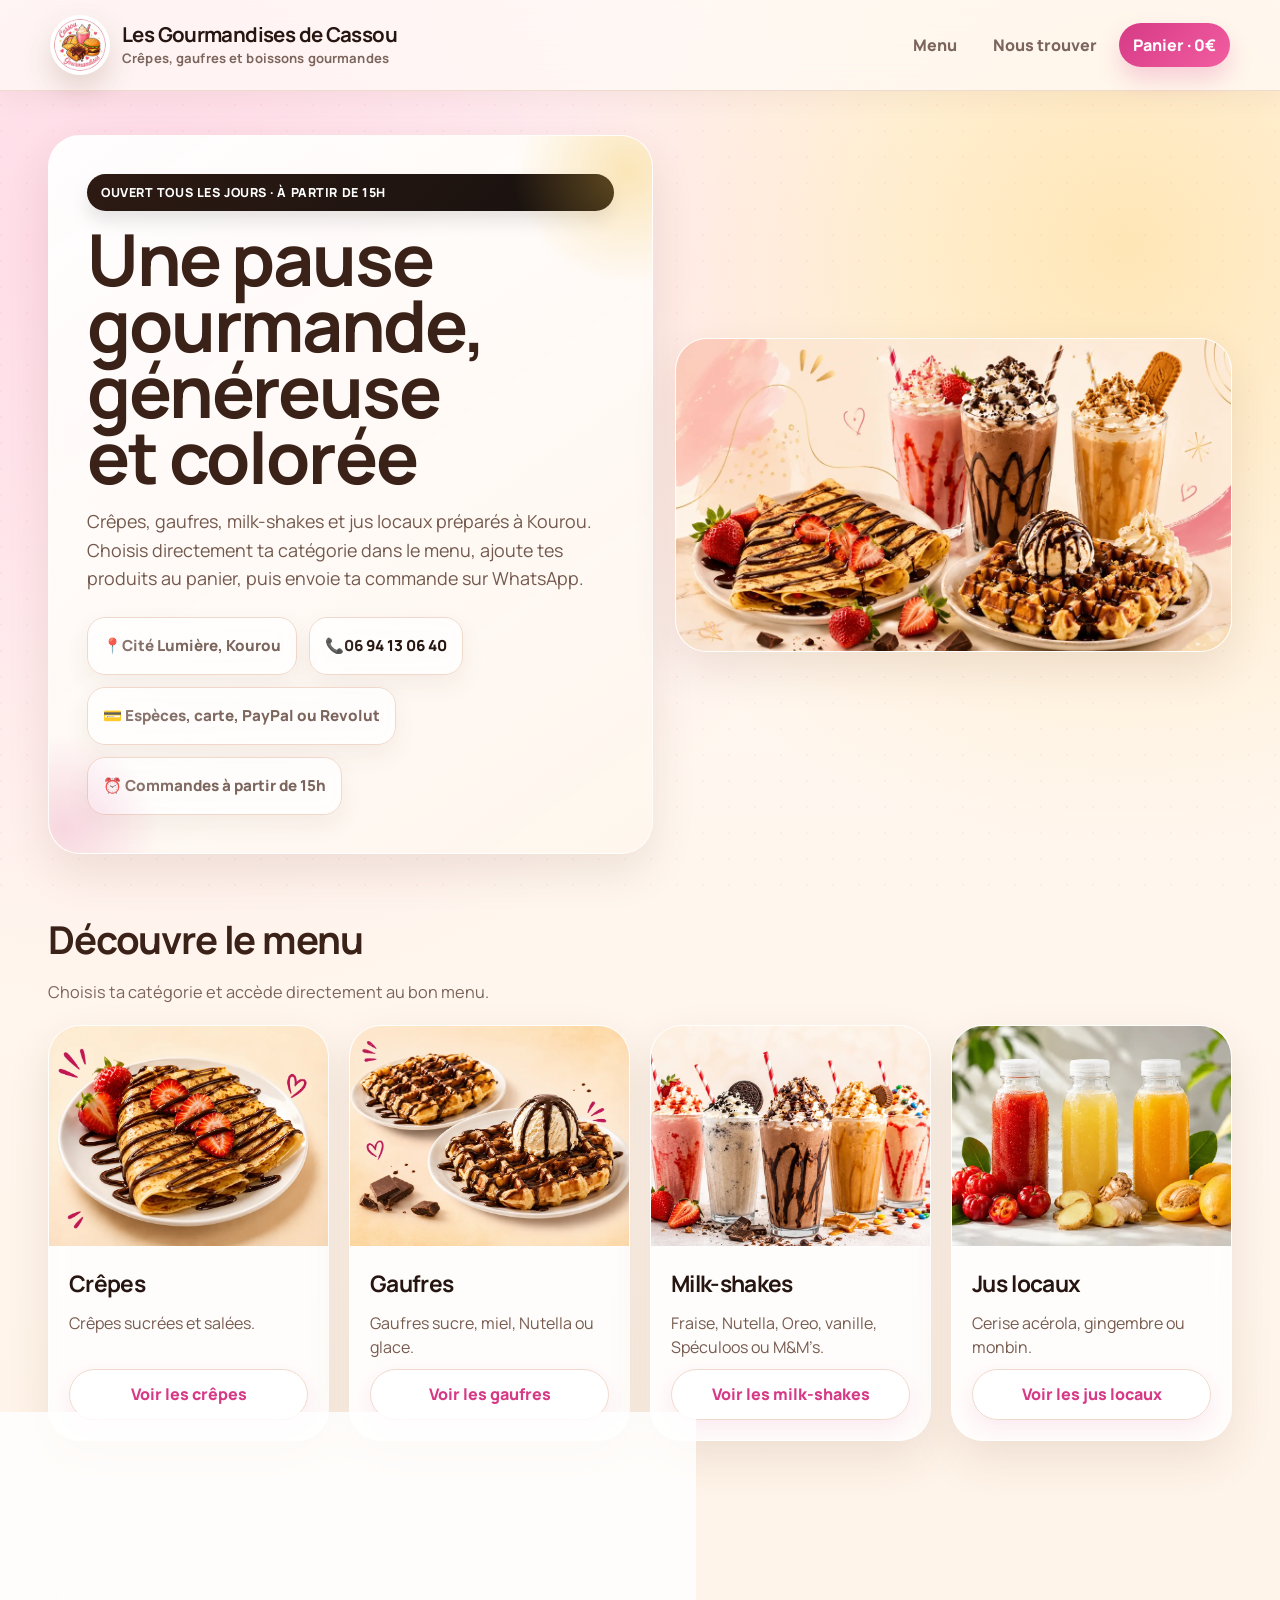
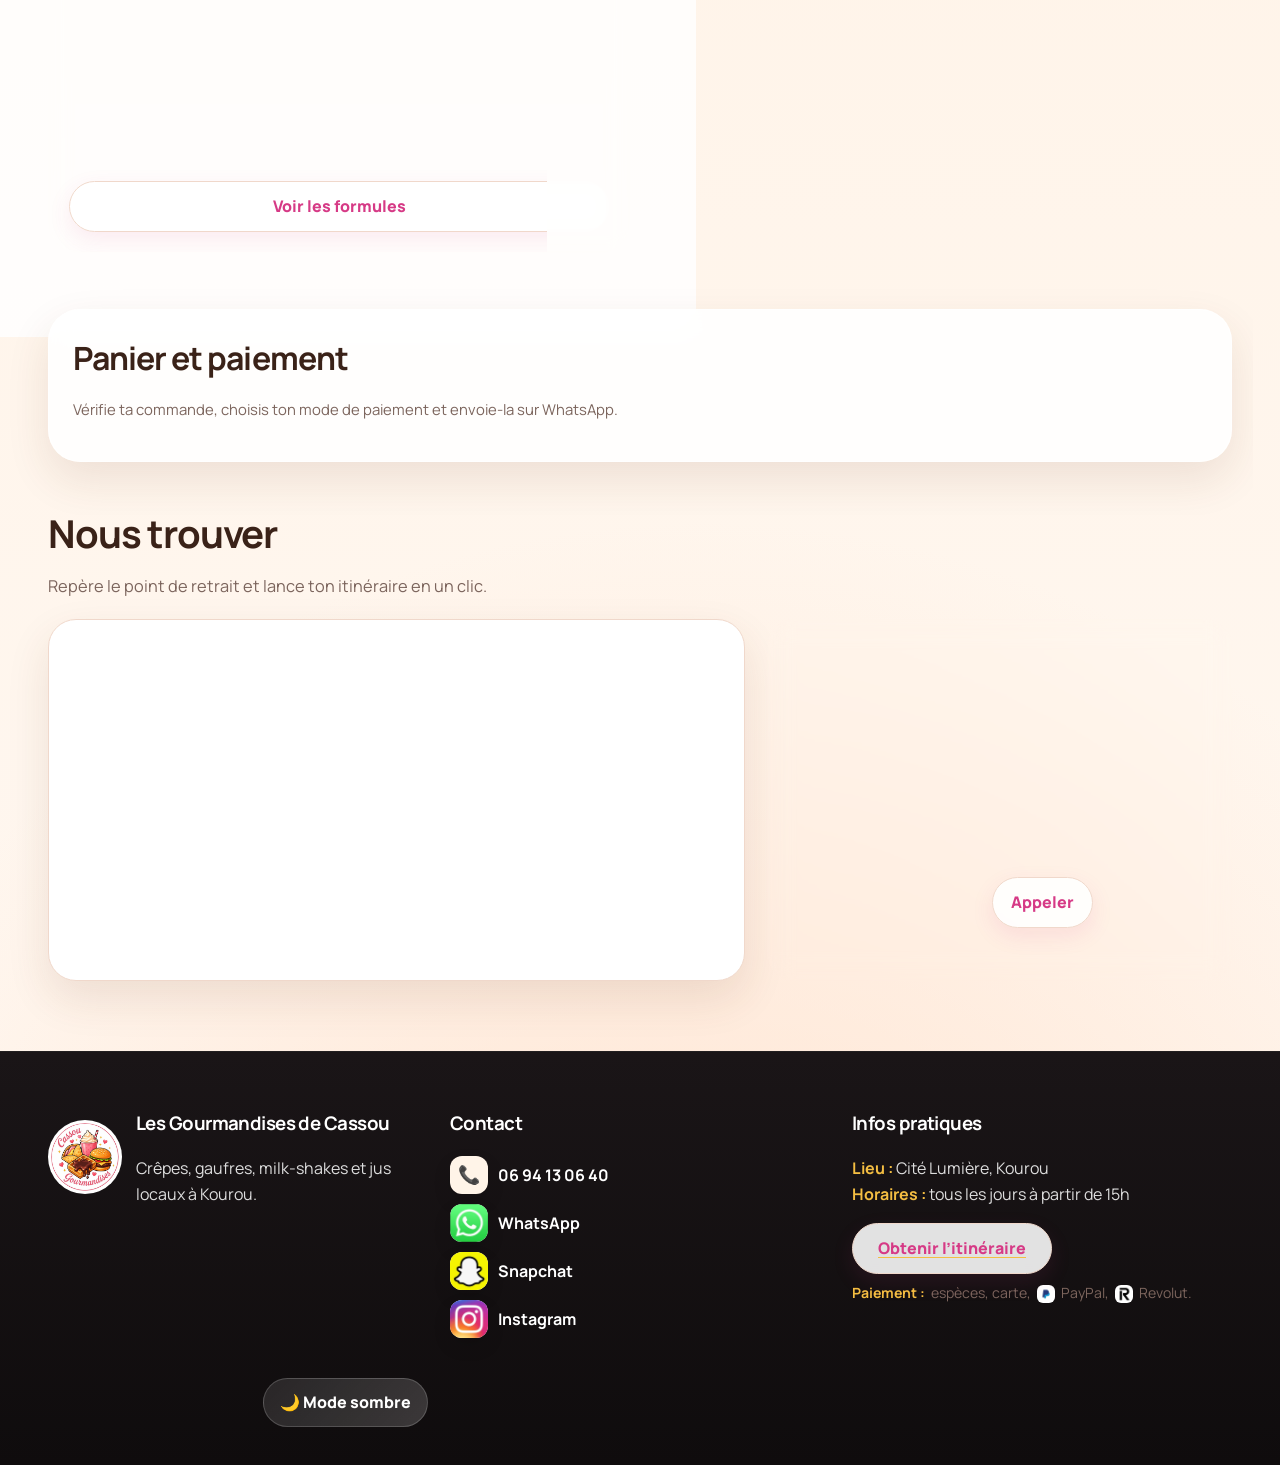
<file: index.html>
<!DOCTYPE html>

<html lang="fr">
<head>
<meta charset="utf-8"/>
<meta content="width=device-width, initial-scale=1.0" name="viewport"/>
<title>Les Gourmandises de Cassou — Accueil</title>
<link href="style.css" rel="stylesheet"/>
<link crossorigin="" href="https://fonts.gstatic.com" rel="preconnect"/>
<link href="https://fonts.googleapis.com" rel="preconnect"/>
<link href="https://fonts.googleapis.com/css2?family=Manrope:wght@400;500;600;700;800&amp;display=swap" rel="stylesheet"/>
<link href="assets/images/logo-cassou.webp" rel="icon" type="image/webp"/>
</head>
<body>
<header class="header">
<div class="header-inner">
<a class="logo" href="index.html">
<img alt="Logo Les Gourmandises de Cassou" class="logo-image" decoding="async" fetchpriority="high" loading="eager" src="assets/images/logo-cassou.webp"/>
<div class="logo-text">
<strong>Les Gourmandises de Cassou</strong>
<span>Crêpes, gaufres et boissons gourmandes</span>
</div>
</a>
<nav aria-label="Navigation principale" class="desktop-nav">
<a href="index.html#categories">Menu</a>
<a href="index.html#nous-trouver">Nous trouver</a>
<a data-cart-total="" href="paiement.html">Panier · 0€</a>
</nav>
</div>
</header>
<main>
<div class="container">
<section class="hero">
<div class="hero-copy">
<span class="tag" data-opening="">Ouvert tous les jours · à partir de 15h</span>
<h1>Une pause gourmande, généreuse et colorée</h1>
<p class="lead">Crêpes, gaufres, milk-shakes et jus locaux préparés à Kourou. Choisis directement ta catégorie dans le menu, ajoute tes produits au panier, puis envoie ta commande sur WhatsApp.</p>

<div class="hero-info"><div class="info-chip">📍 <span data-location="">Cité Lumière, Kourou</span></div>
<a class="info-chip info-chip-link" data-phone-link="" href="tel:+594694130640">📞 <span data-phone-text="">06 94 13 06 40</span></a>
<div class="info-chip">💳 Espèces, carte, PayPal ou Revolut</div>
<div class="info-chip">⏰ Commandes à partir de 15h</div></div>

</div>
<div class="hero-visual">
<img alt="Crêpes, gaufres, milk-shakes et jus locaux" decoding="async" loading="eager" src="assets/images/hero.webp"/>
</div>
</section>
<section class="section" id="categories">
<div class="section-head">
<div>
<h2>Découvre le menu</h2>
<p>Choisis ta catégorie et accède directement au bon menu.</p>
</div>
</div>
<div class="category-grid">
<article class="category-card">
<img alt="Crêpes gourmandes" decoding="async" loading="lazy" src="assets/images/crepes.webp"/>
<div class="content">
<h3>Crêpes</h3>
<p>Crêpes sucrées et salées.</p>
<a class="btn btn-soft" href="crepes.html">Voir les crêpes</a>
</div>
</article>
<article class="category-card">
<img alt="Gaufres gourmandes" decoding="async" loading="lazy" src="assets/images/gaufres.webp"/>
<div class="content">
<h3>Gaufres</h3>
<p>Gaufres sucre, miel, Nutella ou glace.</p>
<a class="btn btn-soft" href="gaufres.html">Voir les gaufres</a>
</div>
</article>
<article class="category-card">
<img alt="Milk-shakes" decoding="async" loading="lazy" src="assets/images/milkshakes.webp"/>
<div class="content">
<h3>Milk-shakes</h3>
<p>Fraise, Nutella, Oreo, vanille, Spéculoos ou M&amp;M’s.</p>
<a class="btn btn-soft" href="milkshakes.html">Voir les milk-shakes</a>
</div>
</article>
<article class="category-card">
<img alt="Jus locaux" decoding="async" loading="lazy" src="assets/images/jus-locaux.webp"/>
<div class="content">
<h3>Jus locaux</h3>
<p>Cerise acérola, gingembre ou monbin.</p>
<a class="btn btn-soft" href="jus.html">Voir les jus locaux</a>
</div>
</article>
<article class="category-card"><img alt="Formules gourmandes" decoding="async" loading="lazy" src="assets/images/hero.webp"/><div class="content"><h3>Formules</h3><p>Choisis une formule crêpe ou gaufre avec milk-shake.</p><a class="btn btn-soft" href="formules.html">Voir les formules</a></div></article></div>
</section>
<section class="section"><div class="quick-cards"><a class="card quick-card" href="paiement.html"><h2>Panier et paiement</h2><p class="note">Vérifie ta commande, choisis ton mode de paiement et envoie-la sur WhatsApp.</p></a></div></section>
<section class="section map-section" id="nous-trouver"><div class="section-head"><div><h2>Nous trouver</h2><p>Repère le point de retrait et lance ton itinéraire en un clic.</p></div></div><div class="map-layout"><div class="map-card"><iframe class="map-frame" data-map-embed="" loading="lazy" referrerpolicy="no-referrer-when-downgrade" src="" title="Carte de localisation"></iframe></div><div class="card map-info-card"><span class="tag small">Retrait sur place</span><h3>Cité Lumière, Kourou</h3><p class="note">Choisis l’application de navigation proposée par ton appareil pour lancer l’itinéraire.</p><div class="map-actions"><a class="btn btn-primary" data-route-link="" href="#">Obtenir l’itinéraire</a><a class="btn btn-soft" data-phone-link="" href="tel:+594694130640">Appeler</a></div></div></div></section></div>
</main>
<footer>
<div class="container footer-grid">
<div>
<div class="footer-brand">
<img alt="Logo Les Gourmandises de Cassou" class="footer-logo" decoding="async" loading="lazy" src="assets/images/logo-cassou.webp"/>
<div>
<h3>Les Gourmandises de Cassou</h3>
<p>Crêpes, gaufres, milk-shakes et jus locaux à Kourou.</p>
</div>
</div>
</div>
<div>
<h3>Contact</h3>
<div class="icon-links brand-links">
<a class="icon-link brand-link" data-phone-link="" href="tel:+594694130640">
<span class="brand-icon phone-chip">📞</span>
<span data-phone-text="">06 94 13 06 40</span>
</a>
<a class="icon-link brand-link" data-whatsapp-link="" href="#" rel="noopener" target="_blank">
<span class="brand-icon"><img alt="WhatsApp" decoding="async" loading="lazy" src="assets/images/icon-whatsapp.webp"/></span>
<span>WhatsApp</span>
</a>
<a class="icon-link brand-link" data-snap-link="" href="#" rel="noopener" target="_blank">
<span class="brand-icon"><img alt="Snapchat" decoding="async" loading="lazy" src="assets/images/icon-snapchat.webp"/></span>
<span>Snapchat</span>
</a>
<a class="icon-link brand-link" data-instagram-link="" href="#" rel="noopener" target="_blank">
<span class="brand-icon"><img alt="Instagram" decoding="async" loading="lazy" src="assets/images/icon-instagram.webp"/></span>
<span>Instagram</span>
</a>
</div>
</div>
<div>
<h3>Infos pratiques</h3>
<p><b>Lieu :</b> <span data-location="">Cité Lumière, Kourou</span><br/><b>Horaires :</b> tous les jours à partir de 15h</p>
<div class="footer-quick-actions">
<a class="btn btn-soft btn-route" data-route-link="" href="#">Obtenir l’itinéraire</a>
</div>
<p class="payment-brand-note"><b>Paiement :</b> espèces, carte, <span class="pay-brand-inline"><img alt="PayPal" decoding="async" loading="lazy" src="assets/images/icon-paypal.webp"/></span> PayPal, <span class="pay-brand-inline"><img alt="Revolut" decoding="async" loading="lazy" src="assets/images/icon-revolut.webp"/></span> Revolut.</p>
</div>
<div class="theme-toggle-wrap">
<button class="theme-toggle" id="themeToggle" type="button">🌙 Mode sombre</button>
</div>
</div>
</footer>
<a class="btn btn-primary floating" data-cart-total="" href="paiement.html">Panier · 0€</a>
<nav aria-label="Navigation mobile" class="mobile-tabs">
<a class="mobile-tab" href="index.html">
<span class="mobile-tab-icon">🏠</span>
<span>Accueil</span>
</a>
<a class="mobile-tab" href="index.html#categories">
<span class="mobile-tab-icon">🍽️</span>
<span>Menu</span>
</a>
<a class="mobile-tab" data-cart-total="" href="paiement.html">
<span class="mobile-tab-icon">🛒</span>
<span>Panier · 0€</span>
</a>
<a class="mobile-tab" href="index.html#nous-trouver">
<span class="mobile-tab-icon">📍</span>
<span>Carte</span>
</a>
</nav><script src="config.js"></script>
<script src="app.js"></script>
</body>
</html>
</file>
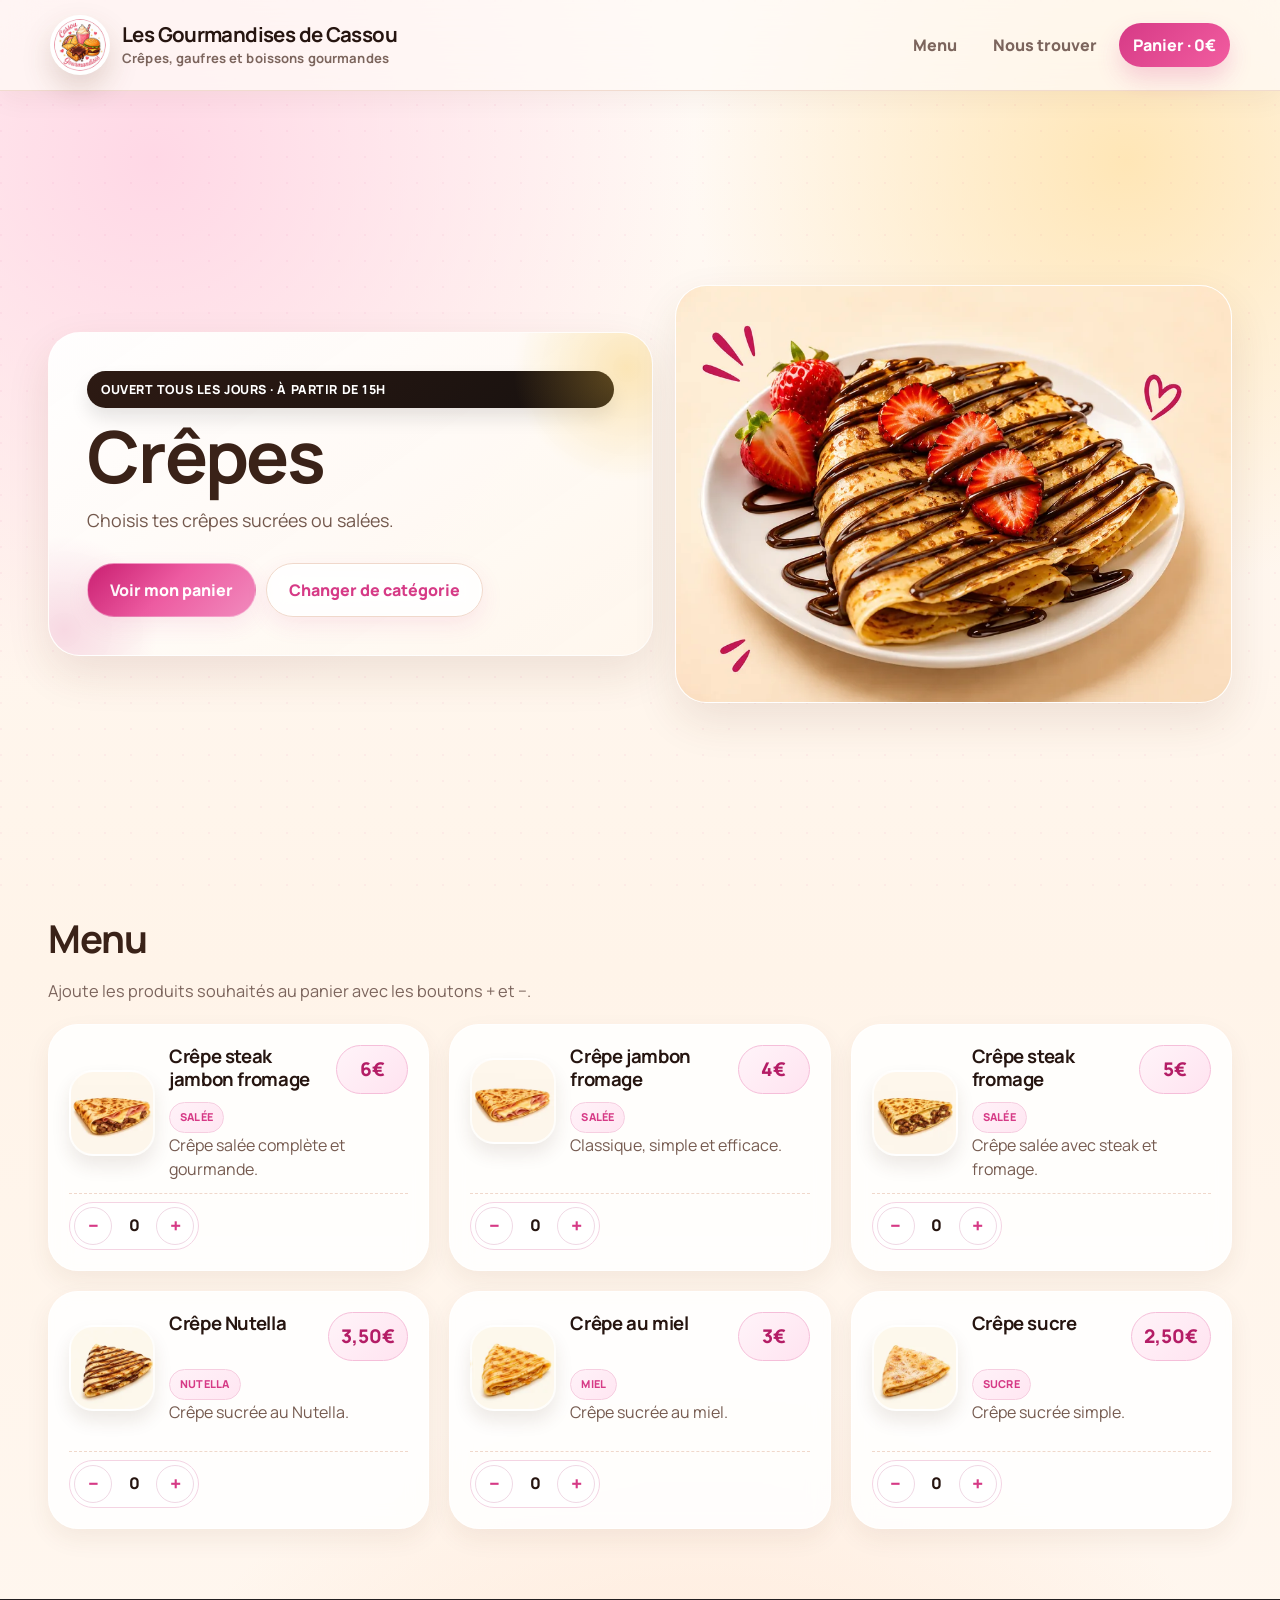
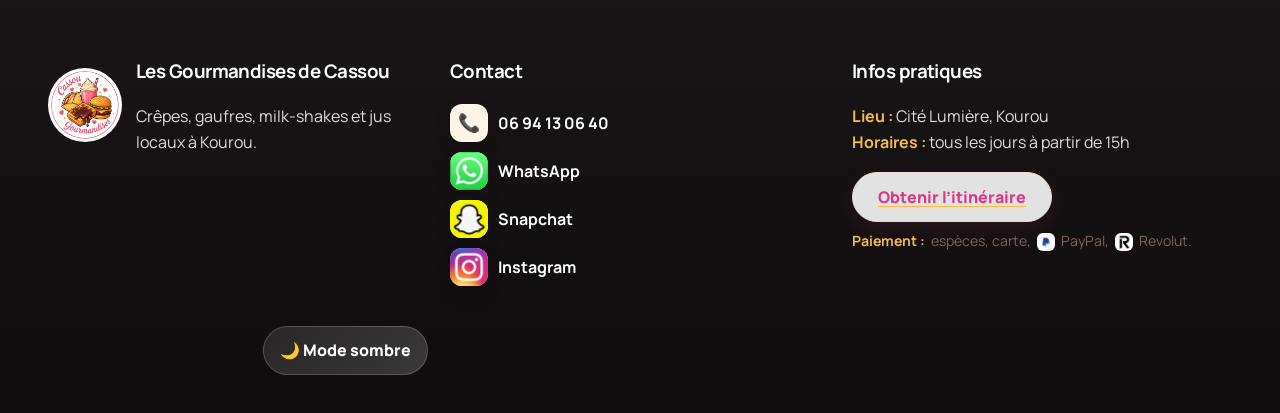
<file: crepes.html>
<!DOCTYPE html>

<html lang="fr">
<head>
<meta charset="utf-8"/>
<meta content="width=device-width, initial-scale=1.0" name="viewport"/>
<title>Les Gourmandises de Cassou — Crêpes</title>
<link href="style.css" rel="stylesheet"/>
<link crossorigin="" href="https://fonts.gstatic.com" rel="preconnect"/>
<link href="https://fonts.googleapis.com" rel="preconnect"/>
<link href="https://fonts.googleapis.com/css2?family=Manrope:wght@400;500;600;700;800&amp;display=swap" rel="stylesheet"/>
<link href="assets/images/logo-cassou.webp" rel="icon" type="image/webp"/>
</head>
<body>
<header class="header">
<div class="header-inner">
<a class="logo" href="index.html">
<img alt="Logo Les Gourmandises de Cassou" class="logo-image" decoding="async" fetchpriority="high" loading="eager" src="assets/images/logo-cassou.webp"/>
<div class="logo-text">
<strong>Les Gourmandises de Cassou</strong>
<span>Crêpes, gaufres et boissons gourmandes</span>
</div>
</a>
<nav aria-label="Navigation principale" class="desktop-nav">
<a href="index.html#categories">Menu</a>
<a href="index.html#nous-trouver">Nous trouver</a>
<a data-cart-total="" href="paiement.html">Panier · 0€</a>
</nav>
</div>
</header>
<main>
<div class="container">
<section class="hero">
<div class="hero-copy">
<span class="tag" data-opening="">Ouvert tous les jours · à partir de 15h</span>
<h1>Crêpes</h1>
<p class="lead">Choisis tes crêpes sucrées ou salées.</p>
<div class="hero-actions">
<a class="btn btn-primary" href="paiement.html">Voir mon panier</a>
<a class="btn btn-soft" href="index.html#categories">Changer de catégorie</a>
</div>
</div>
<div class="hero-visual">
<img alt="Crêpes" decoding="async" loading="eager" src="assets/images/crepes.webp"/>
</div>
</section>
<section class="section">
<div class="section-head">
<div>
<h2>Menu</h2>
<p>Ajoute les produits souhaités au panier avec les boutons + et −.</p>
</div>
</div>
<div class="menu-grid" data-category-id="crepes" id="menuGrid"></div>
</section>
</div>
</main>
<footer>
<div class="container footer-grid">
<div>
<div class="footer-brand">
<img alt="Logo Les Gourmandises de Cassou" class="footer-logo" decoding="async" loading="lazy" src="assets/images/logo-cassou.webp"/>
<div>
<h3>Les Gourmandises de Cassou</h3>
<p>Crêpes, gaufres, milk-shakes et jus locaux à Kourou.</p>
</div>
</div>
</div>
<div>
<h3>Contact</h3>
<div class="icon-links brand-links">
<a class="icon-link brand-link" data-phone-link="" href="tel:+594694130640">
<span class="brand-icon phone-chip">📞</span>
<span data-phone-text="">06 94 13 06 40</span>
</a>
<a class="icon-link brand-link" data-whatsapp-link="" href="#" rel="noopener" target="_blank">
<span class="brand-icon"><img alt="WhatsApp" decoding="async" loading="lazy" src="assets/images/icon-whatsapp.webp"/></span>
<span>WhatsApp</span>
</a>
<a class="icon-link brand-link" data-snap-link="" href="#" rel="noopener" target="_blank">
<span class="brand-icon"><img alt="Snapchat" decoding="async" loading="lazy" src="assets/images/icon-snapchat.webp"/></span>
<span>Snapchat</span>
</a>
<a class="icon-link brand-link" data-instagram-link="" href="#" rel="noopener" target="_blank">
<span class="brand-icon"><img alt="Instagram" decoding="async" loading="lazy" src="assets/images/icon-instagram.webp"/></span>
<span>Instagram</span>
</a>
</div>
</div>
<div>
<h3>Infos pratiques</h3>
<p><b>Lieu :</b> <span data-location="">Cité Lumière, Kourou</span><br/><b>Horaires :</b> tous les jours à partir de 15h</p>
<div class="footer-quick-actions">
<a class="btn btn-soft btn-route" data-route-link="" href="#">Obtenir l’itinéraire</a>
</div>
<p class="payment-brand-note"><b>Paiement :</b> espèces, carte, <span class="pay-brand-inline"><img alt="PayPal" decoding="async" loading="lazy" src="assets/images/icon-paypal.webp"/></span> PayPal, <span class="pay-brand-inline"><img alt="Revolut" decoding="async" loading="lazy" src="assets/images/icon-revolut.webp"/></span> Revolut.</p>
</div>
<div class="theme-toggle-wrap">
<button class="theme-toggle" id="themeToggle" type="button">🌙 Mode sombre</button>
</div>
</div>
</footer>
<a class="btn btn-primary floating" data-cart-total="" href="paiement.html">Panier · 0€</a>
<nav aria-label="Navigation mobile" class="mobile-tabs">
<a class="mobile-tab" href="index.html">
<span class="mobile-tab-icon">🏠</span>
<span>Accueil</span>
</a>
<a class="mobile-tab" href="index.html#categories">
<span class="mobile-tab-icon">🍽️</span>
<span>Menu</span>
</a>
<a class="mobile-tab" data-cart-total="" href="paiement.html">
<span class="mobile-tab-icon">🛒</span>
<span>Panier · 0€</span>
</a>
<a class="mobile-tab" href="index.html#nous-trouver">
<span class="mobile-tab-icon">📍</span>
<span>Carte</span>
</a>
</nav><script src="config.js"></script>
<script src="app.js"></script>
</body>
</html>
</file>
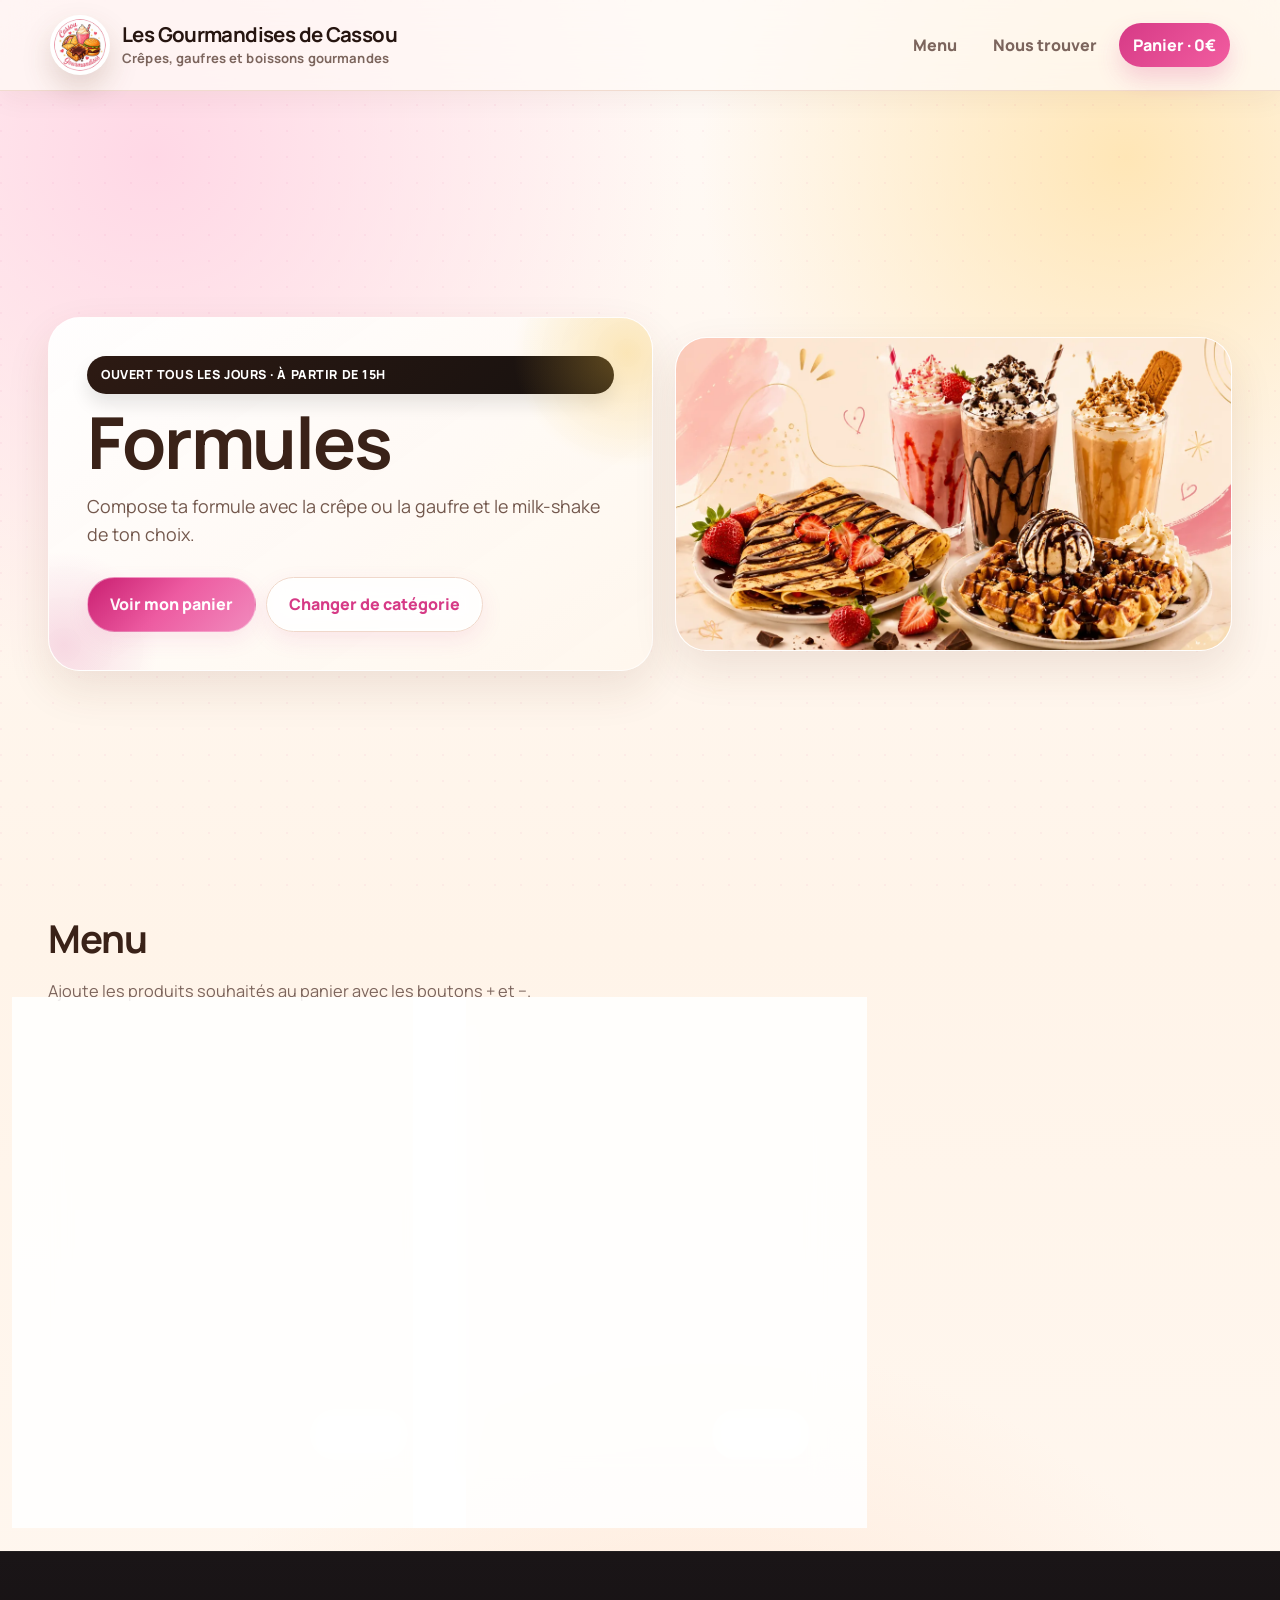
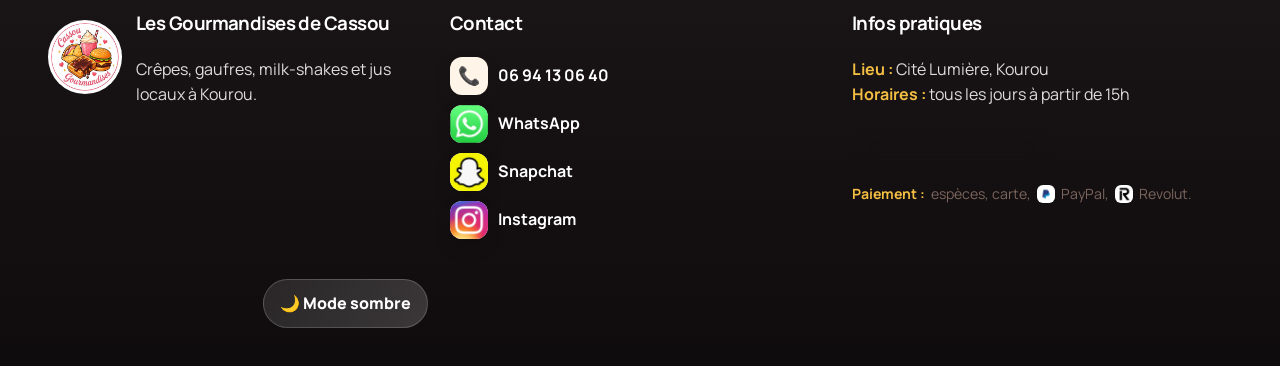
<file: formules.html>
<!DOCTYPE html>

<html lang="fr">
<head>
<meta charset="utf-8"/>
<meta content="width=device-width, initial-scale=1.0" name="viewport"/>
<title>Les Gourmandises de Cassou — Formules</title>
<link href="style.css" rel="stylesheet"/>
<link crossorigin="" href="https://fonts.gstatic.com" rel="preconnect"/>
<link href="https://fonts.googleapis.com" rel="preconnect"/>
<link href="https://fonts.googleapis.com/css2?family=Manrope:wght@400;500;600;700;800&amp;display=swap" rel="stylesheet"/>
<link href="assets/images/logo-cassou.webp" rel="icon" type="image/webp"/>
</head>
<body>
<header class="header">
<div class="header-inner">
<a class="logo" href="index.html">
<img alt="Logo Les Gourmandises de Cassou" class="logo-image" decoding="async" fetchpriority="high" loading="eager" src="assets/images/logo-cassou.webp"/>
<div class="logo-text">
<strong>Les Gourmandises de Cassou</strong>
<span>Crêpes, gaufres et boissons gourmandes</span>
</div>
</a>
<nav aria-label="Navigation principale" class="desktop-nav">
<a href="index.html#categories">Menu</a>
<a href="index.html#nous-trouver">Nous trouver</a>
<a data-cart-total="" href="paiement.html">Panier · 0€</a>
</nav>
</div>
</header>
<main>
<div class="container">
<section class="hero">
<div class="hero-copy">
<span class="tag" data-opening="">Ouvert tous les jours · à partir de 15h</span>
<h1>Formules</h1>
<p class="lead">Compose ta formule avec la crêpe ou la gaufre et le milk-shake de ton choix.</p>
<div class="hero-actions">
<a class="btn btn-primary" href="paiement.html">Voir mon panier</a>
<a class="btn btn-soft" href="index.html#categories">Changer de catégorie</a>
</div>
</div>
<div class="hero-visual">
<img alt="Formules" decoding="async" loading="eager" src="assets/images/hero.webp"/>
</div>
</section>
<section class="section">
<div class="section-head">
<div>
<h2>Menu</h2>
<p>Ajoute les produits souhaités au panier avec les boutons + et −.</p>
</div>
</div>
<div class="menu-grid" data-category-id="formules" id="menuGrid"></div>
</section>
</div>
</main>
<footer>
<div class="container footer-grid">
<div>
<div class="footer-brand">
<img alt="Logo Les Gourmandises de Cassou" class="footer-logo" decoding="async" loading="lazy" src="assets/images/logo-cassou.webp"/>
<div>
<h3>Les Gourmandises de Cassou</h3>
<p>Crêpes, gaufres, milk-shakes et jus locaux à Kourou.</p>
</div>
</div>
</div>
<div>
<h3>Contact</h3>
<div class="icon-links brand-links">
<a class="icon-link brand-link" data-phone-link="" href="tel:+594694130640">
<span class="brand-icon phone-chip">📞</span>
<span data-phone-text="">06 94 13 06 40</span>
</a>
<a class="icon-link brand-link" data-whatsapp-link="" href="#" rel="noopener" target="_blank">
<span class="brand-icon"><img alt="WhatsApp" decoding="async" loading="lazy" src="assets/images/icon-whatsapp.webp"/></span>
<span>WhatsApp</span>
</a>
<a class="icon-link brand-link" data-snap-link="" href="#" rel="noopener" target="_blank">
<span class="brand-icon"><img alt="Snapchat" decoding="async" loading="lazy" src="assets/images/icon-snapchat.webp"/></span>
<span>Snapchat</span>
</a>
<a class="icon-link brand-link" data-instagram-link="" href="#" rel="noopener" target="_blank">
<span class="brand-icon"><img alt="Instagram" decoding="async" loading="lazy" src="assets/images/icon-instagram.webp"/></span>
<span>Instagram</span>
</a>
</div>
</div>
<div>
<h3>Infos pratiques</h3>
<p><b>Lieu :</b> <span data-location="">Cité Lumière, Kourou</span><br/><b>Horaires :</b> tous les jours à partir de 15h</p>
<div class="footer-quick-actions">
<a class="btn btn-soft btn-route" data-route-link="" href="#">Obtenir l’itinéraire</a>
</div>
<p class="payment-brand-note"><b>Paiement :</b> espèces, carte, <span class="pay-brand-inline"><img alt="PayPal" decoding="async" loading="lazy" src="assets/images/icon-paypal.webp"/></span> PayPal, <span class="pay-brand-inline"><img alt="Revolut" decoding="async" loading="lazy" src="assets/images/icon-revolut.webp"/></span> Revolut.</p>
</div>
<div class="theme-toggle-wrap">
<button class="theme-toggle" id="themeToggle" type="button">🌙 Mode sombre</button>
</div>
</div>
</footer>
<a class="btn btn-primary floating" data-cart-total="" href="paiement.html">Panier · 0€</a>
<nav aria-label="Navigation mobile" class="mobile-tabs">
<a class="mobile-tab" href="index.html">
<span class="mobile-tab-icon">🏠</span>
<span>Accueil</span>
</a>
<a class="mobile-tab" href="index.html#categories">
<span class="mobile-tab-icon">🍽️</span>
<span>Menu</span>
</a>
<a class="mobile-tab" data-cart-total="" href="paiement.html">
<span class="mobile-tab-icon">🛒</span>
<span>Panier · 0€</span>
</a>
<a class="mobile-tab" href="index.html#nous-trouver">
<span class="mobile-tab-icon">📍</span>
<span>Carte</span>
</a>
</nav><script src="config.js"></script>
<script src="app.js"></script>
</body>
</html>
</file>
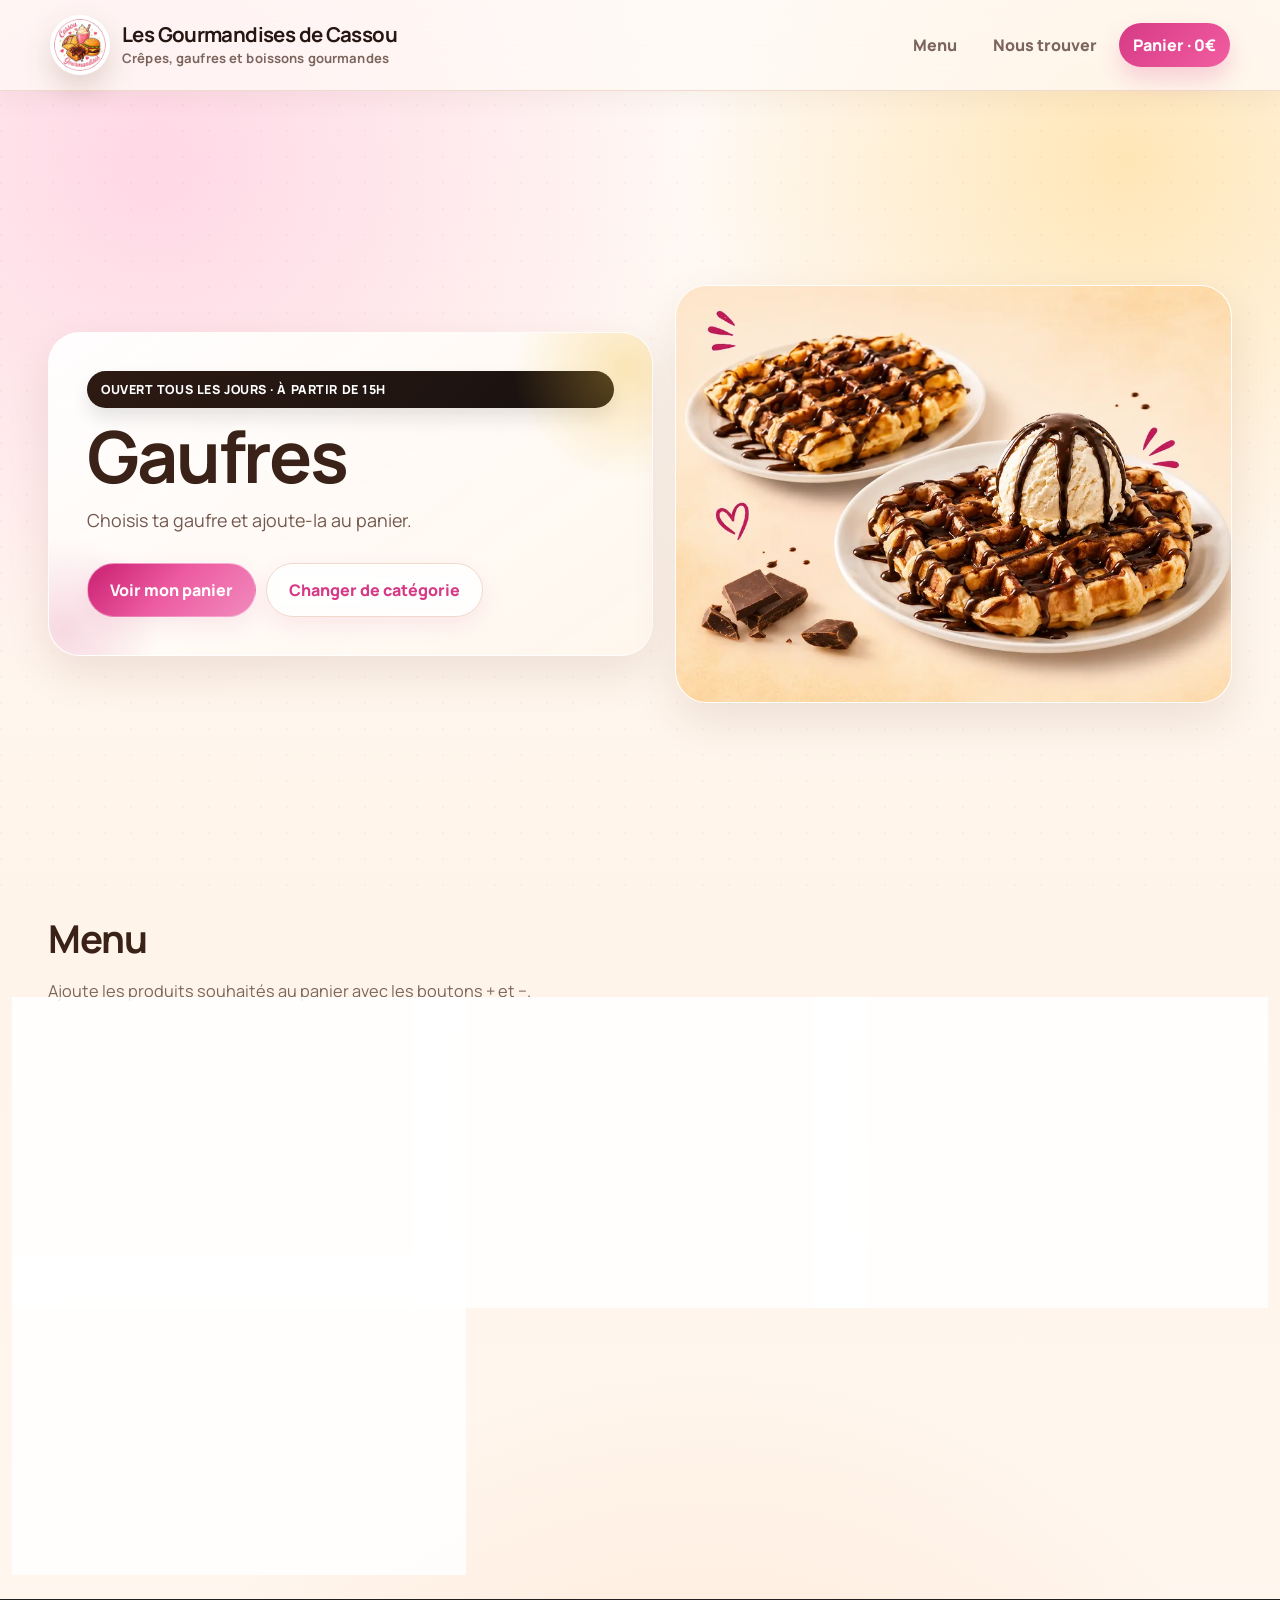
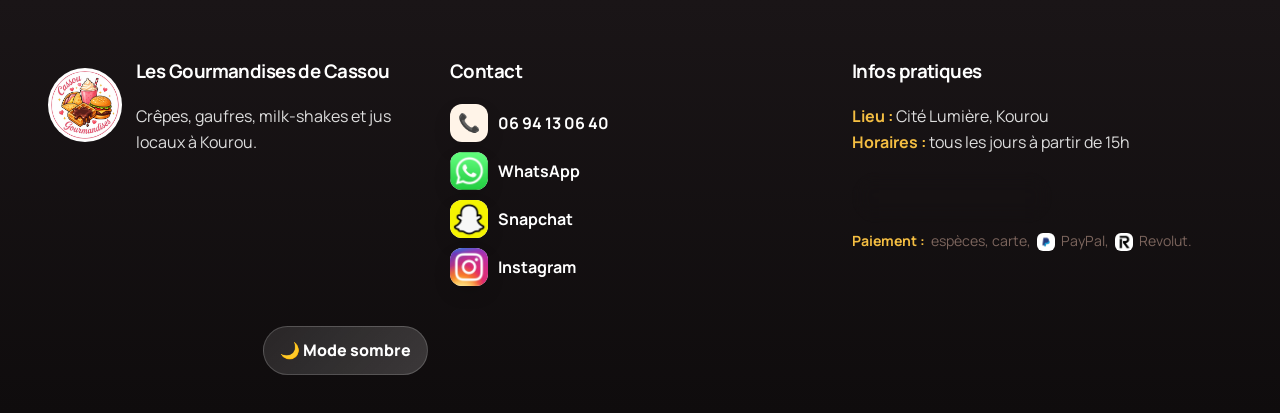
<file: gaufres.html>
<!DOCTYPE html>

<html lang="fr">
<head>
<meta charset="utf-8"/>
<meta content="width=device-width, initial-scale=1.0" name="viewport"/>
<title>Les Gourmandises de Cassou — Gaufres</title>
<link href="style.css" rel="stylesheet"/>
<link crossorigin="" href="https://fonts.gstatic.com" rel="preconnect"/>
<link href="https://fonts.googleapis.com" rel="preconnect"/>
<link href="https://fonts.googleapis.com/css2?family=Manrope:wght@400;500;600;700;800&amp;display=swap" rel="stylesheet"/>
<link href="assets/images/logo-cassou.webp" rel="icon" type="image/webp"/>
</head>
<body>
<header class="header">
<div class="header-inner">
<a class="logo" href="index.html">
<img alt="Logo Les Gourmandises de Cassou" class="logo-image" decoding="async" fetchpriority="high" loading="eager" src="assets/images/logo-cassou.webp"/>
<div class="logo-text">
<strong>Les Gourmandises de Cassou</strong>
<span>Crêpes, gaufres et boissons gourmandes</span>
</div>
</a>
<nav aria-label="Navigation principale" class="desktop-nav">
<a href="index.html#categories">Menu</a>
<a href="index.html#nous-trouver">Nous trouver</a>
<a data-cart-total="" href="paiement.html">Panier · 0€</a>
</nav>
</div>
</header>
<main>
<div class="container">
<section class="hero">
<div class="hero-copy">
<span class="tag" data-opening="">Ouvert tous les jours · à partir de 15h</span>
<h1>Gaufres</h1>
<p class="lead">Choisis ta gaufre et ajoute-la au panier.</p>
<div class="hero-actions">
<a class="btn btn-primary" href="paiement.html">Voir mon panier</a>
<a class="btn btn-soft" href="index.html#categories">Changer de catégorie</a>
</div>
</div>
<div class="hero-visual">
<img alt="Gaufres" decoding="async" loading="eager" src="assets/images/gaufres.webp"/>
</div>
</section>
<section class="section">
<div class="section-head">
<div>
<h2>Menu</h2>
<p>Ajoute les produits souhaités au panier avec les boutons + et −.</p>
</div>
</div>
<div class="menu-grid" data-category-id="gaufres" id="menuGrid"></div>
</section>
</div>
</main>
<footer>
<div class="container footer-grid">
<div>
<div class="footer-brand">
<img alt="Logo Les Gourmandises de Cassou" class="footer-logo" decoding="async" loading="lazy" src="assets/images/logo-cassou.webp"/>
<div>
<h3>Les Gourmandises de Cassou</h3>
<p>Crêpes, gaufres, milk-shakes et jus locaux à Kourou.</p>
</div>
</div>
</div>
<div>
<h3>Contact</h3>
<div class="icon-links brand-links">
<a class="icon-link brand-link" data-phone-link="" href="tel:+594694130640">
<span class="brand-icon phone-chip">📞</span>
<span data-phone-text="">06 94 13 06 40</span>
</a>
<a class="icon-link brand-link" data-whatsapp-link="" href="#" rel="noopener" target="_blank">
<span class="brand-icon"><img alt="WhatsApp" decoding="async" loading="lazy" src="assets/images/icon-whatsapp.webp"/></span>
<span>WhatsApp</span>
</a>
<a class="icon-link brand-link" data-snap-link="" href="#" rel="noopener" target="_blank">
<span class="brand-icon"><img alt="Snapchat" decoding="async" loading="lazy" src="assets/images/icon-snapchat.webp"/></span>
<span>Snapchat</span>
</a>
<a class="icon-link brand-link" data-instagram-link="" href="#" rel="noopener" target="_blank">
<span class="brand-icon"><img alt="Instagram" decoding="async" loading="lazy" src="assets/images/icon-instagram.webp"/></span>
<span>Instagram</span>
</a>
</div>
</div>
<div>
<h3>Infos pratiques</h3>
<p><b>Lieu :</b> <span data-location="">Cité Lumière, Kourou</span><br/><b>Horaires :</b> tous les jours à partir de 15h</p>
<div class="footer-quick-actions">
<a class="btn btn-soft btn-route" data-route-link="" href="#">Obtenir l’itinéraire</a>
</div>
<p class="payment-brand-note"><b>Paiement :</b> espèces, carte, <span class="pay-brand-inline"><img alt="PayPal" decoding="async" loading="lazy" src="assets/images/icon-paypal.webp"/></span> PayPal, <span class="pay-brand-inline"><img alt="Revolut" decoding="async" loading="lazy" src="assets/images/icon-revolut.webp"/></span> Revolut.</p>
</div>
<div class="theme-toggle-wrap">
<button class="theme-toggle" id="themeToggle" type="button">🌙 Mode sombre</button>
</div>
</div>
</footer>
<a class="btn btn-primary floating" data-cart-total="" href="paiement.html">Panier · 0€</a>
<nav aria-label="Navigation mobile" class="mobile-tabs">
<a class="mobile-tab" href="index.html">
<span class="mobile-tab-icon">🏠</span>
<span>Accueil</span>
</a>
<a class="mobile-tab" href="index.html#categories">
<span class="mobile-tab-icon">🍽️</span>
<span>Menu</span>
</a>
<a class="mobile-tab" data-cart-total="" href="paiement.html">
<span class="mobile-tab-icon">🛒</span>
<span>Panier · 0€</span>
</a>
<a class="mobile-tab" href="index.html#nous-trouver">
<span class="mobile-tab-icon">📍</span>
<span>Carte</span>
</a>
</nav><script src="config.js"></script>
<script src="app.js"></script>
</body>
</html>
</file>
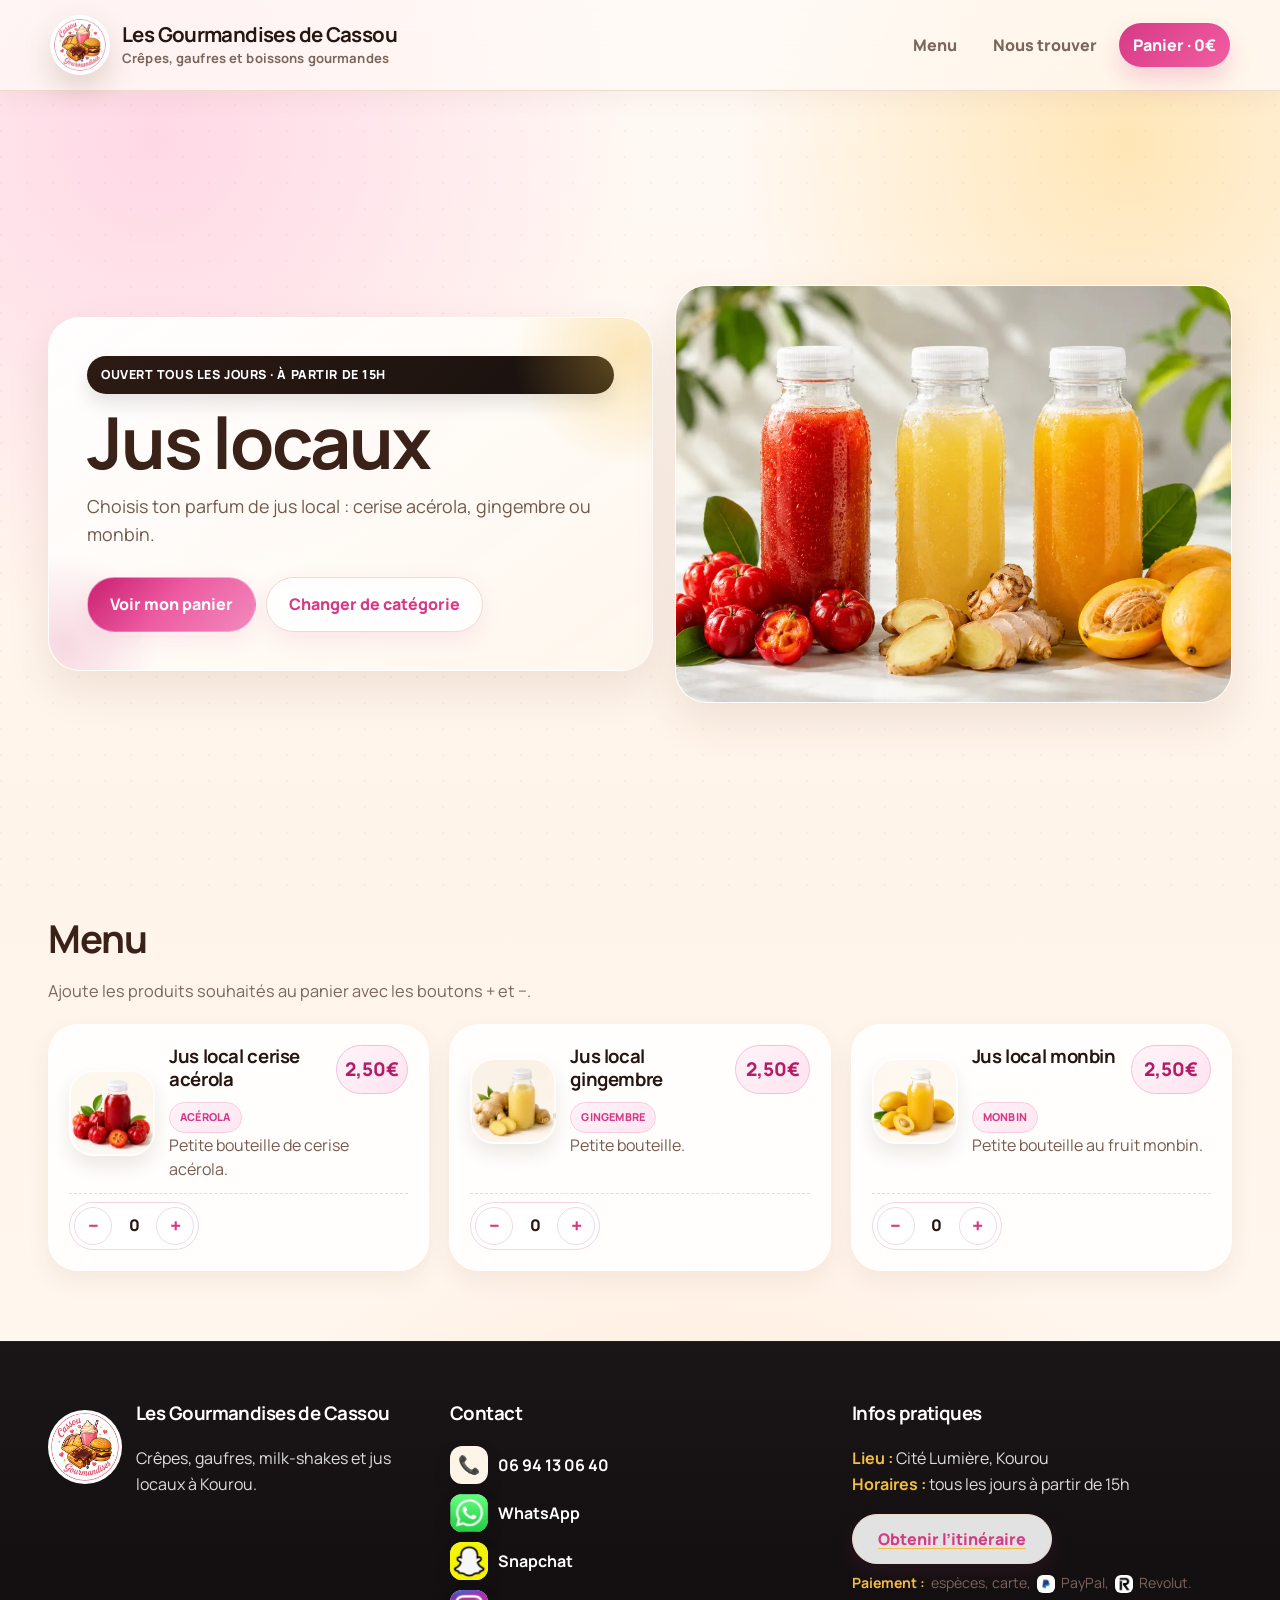
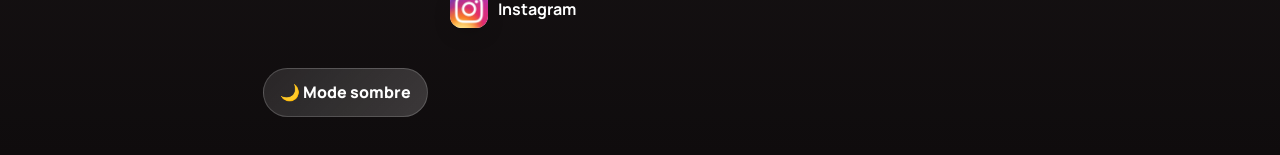
<file: jus.html>
<!DOCTYPE html>

<html lang="fr">
<head>
<meta charset="utf-8"/>
<meta content="width=device-width, initial-scale=1.0" name="viewport"/>
<title>Les Gourmandises de Cassou — Jus locaux</title>
<link href="style.css" rel="stylesheet"/>
<link crossorigin="" href="https://fonts.gstatic.com" rel="preconnect"/>
<link href="https://fonts.googleapis.com" rel="preconnect"/>
<link href="https://fonts.googleapis.com/css2?family=Manrope:wght@400;500;600;700;800&amp;display=swap" rel="stylesheet"/>
<link href="assets/images/logo-cassou.webp" rel="icon" type="image/webp"/>
</head>
<body>
<header class="header">
<div class="header-inner">
<a class="logo" href="index.html">
<img alt="Logo Les Gourmandises de Cassou" class="logo-image" decoding="async" fetchpriority="high" loading="eager" src="assets/images/logo-cassou.webp"/>
<div class="logo-text">
<strong>Les Gourmandises de Cassou</strong>
<span>Crêpes, gaufres et boissons gourmandes</span>
</div>
</a>
<nav aria-label="Navigation principale" class="desktop-nav">
<a href="index.html#categories">Menu</a>
<a href="index.html#nous-trouver">Nous trouver</a>
<a data-cart-total="" href="paiement.html">Panier · 0€</a>
</nav>
</div>
</header>
<main>
<div class="container">
<section class="hero">
<div class="hero-copy">
<span class="tag" data-opening="">Ouvert tous les jours · à partir de 15h</span>
<h1>Jus locaux</h1>
<p class="lead">Choisis ton parfum de jus local : cerise acérola, gingembre ou monbin.</p>
<div class="hero-actions">
<a class="btn btn-primary" href="paiement.html">Voir mon panier</a>
<a class="btn btn-soft" href="index.html#categories">Changer de catégorie</a>
</div>
</div>
<div class="hero-visual">
<img alt="Jus locaux" decoding="async" loading="eager" src="assets/images/jus-locaux.webp"/>
</div>
</section>
<section class="section">
<div class="section-head">
<div>
<h2>Menu</h2>
<p>Ajoute les produits souhaités au panier avec les boutons + et −.</p>
</div>
</div>
<div class="menu-grid" data-category-id="jus" id="menuGrid"></div>
</section>
</div>
</main>
<footer>
<div class="container footer-grid">
<div>
<div class="footer-brand">
<img alt="Logo Les Gourmandises de Cassou" class="footer-logo" decoding="async" loading="lazy" src="assets/images/logo-cassou.webp"/>
<div>
<h3>Les Gourmandises de Cassou</h3>
<p>Crêpes, gaufres, milk-shakes et jus locaux à Kourou.</p>
</div>
</div>
</div>
<div>
<h3>Contact</h3>
<div class="icon-links brand-links">
<a class="icon-link brand-link" data-phone-link="" href="tel:+594694130640">
<span class="brand-icon phone-chip">📞</span>
<span data-phone-text="">06 94 13 06 40</span>
</a>
<a class="icon-link brand-link" data-whatsapp-link="" href="#" rel="noopener" target="_blank">
<span class="brand-icon"><img alt="WhatsApp" decoding="async" loading="lazy" src="assets/images/icon-whatsapp.webp"/></span>
<span>WhatsApp</span>
</a>
<a class="icon-link brand-link" data-snap-link="" href="#" rel="noopener" target="_blank">
<span class="brand-icon"><img alt="Snapchat" decoding="async" loading="lazy" src="assets/images/icon-snapchat.webp"/></span>
<span>Snapchat</span>
</a>
<a class="icon-link brand-link" data-instagram-link="" href="#" rel="noopener" target="_blank">
<span class="brand-icon"><img alt="Instagram" decoding="async" loading="lazy" src="assets/images/icon-instagram.webp"/></span>
<span>Instagram</span>
</a>
</div>
</div>
<div>
<h3>Infos pratiques</h3>
<p><b>Lieu :</b> <span data-location="">Cité Lumière, Kourou</span><br/><b>Horaires :</b> tous les jours à partir de 15h</p>
<div class="footer-quick-actions">
<a class="btn btn-soft btn-route" data-route-link="" href="#">Obtenir l’itinéraire</a>
</div>
<p class="payment-brand-note"><b>Paiement :</b> espèces, carte, <span class="pay-brand-inline"><img alt="PayPal" decoding="async" loading="lazy" src="assets/images/icon-paypal.webp"/></span> PayPal, <span class="pay-brand-inline"><img alt="Revolut" decoding="async" loading="lazy" src="assets/images/icon-revolut.webp"/></span> Revolut.</p>
</div>
<div class="theme-toggle-wrap">
<button class="theme-toggle" id="themeToggle" type="button">🌙 Mode sombre</button>
</div>
</div>
</footer>
<a class="btn btn-primary floating" data-cart-total="" href="paiement.html">Panier · 0€</a>
<nav aria-label="Navigation mobile" class="mobile-tabs">
<a class="mobile-tab" href="index.html">
<span class="mobile-tab-icon">🏠</span>
<span>Accueil</span>
</a>
<a class="mobile-tab" href="index.html#categories">
<span class="mobile-tab-icon">🍽️</span>
<span>Menu</span>
</a>
<a class="mobile-tab" data-cart-total="" href="paiement.html">
<span class="mobile-tab-icon">🛒</span>
<span>Panier · 0€</span>
</a>
<a class="mobile-tab" href="index.html#nous-trouver">
<span class="mobile-tab-icon">📍</span>
<span>Carte</span>
</a>
</nav><script src="config.js"></script>
<script src="app.js"></script>
</body>
</html>
</file>
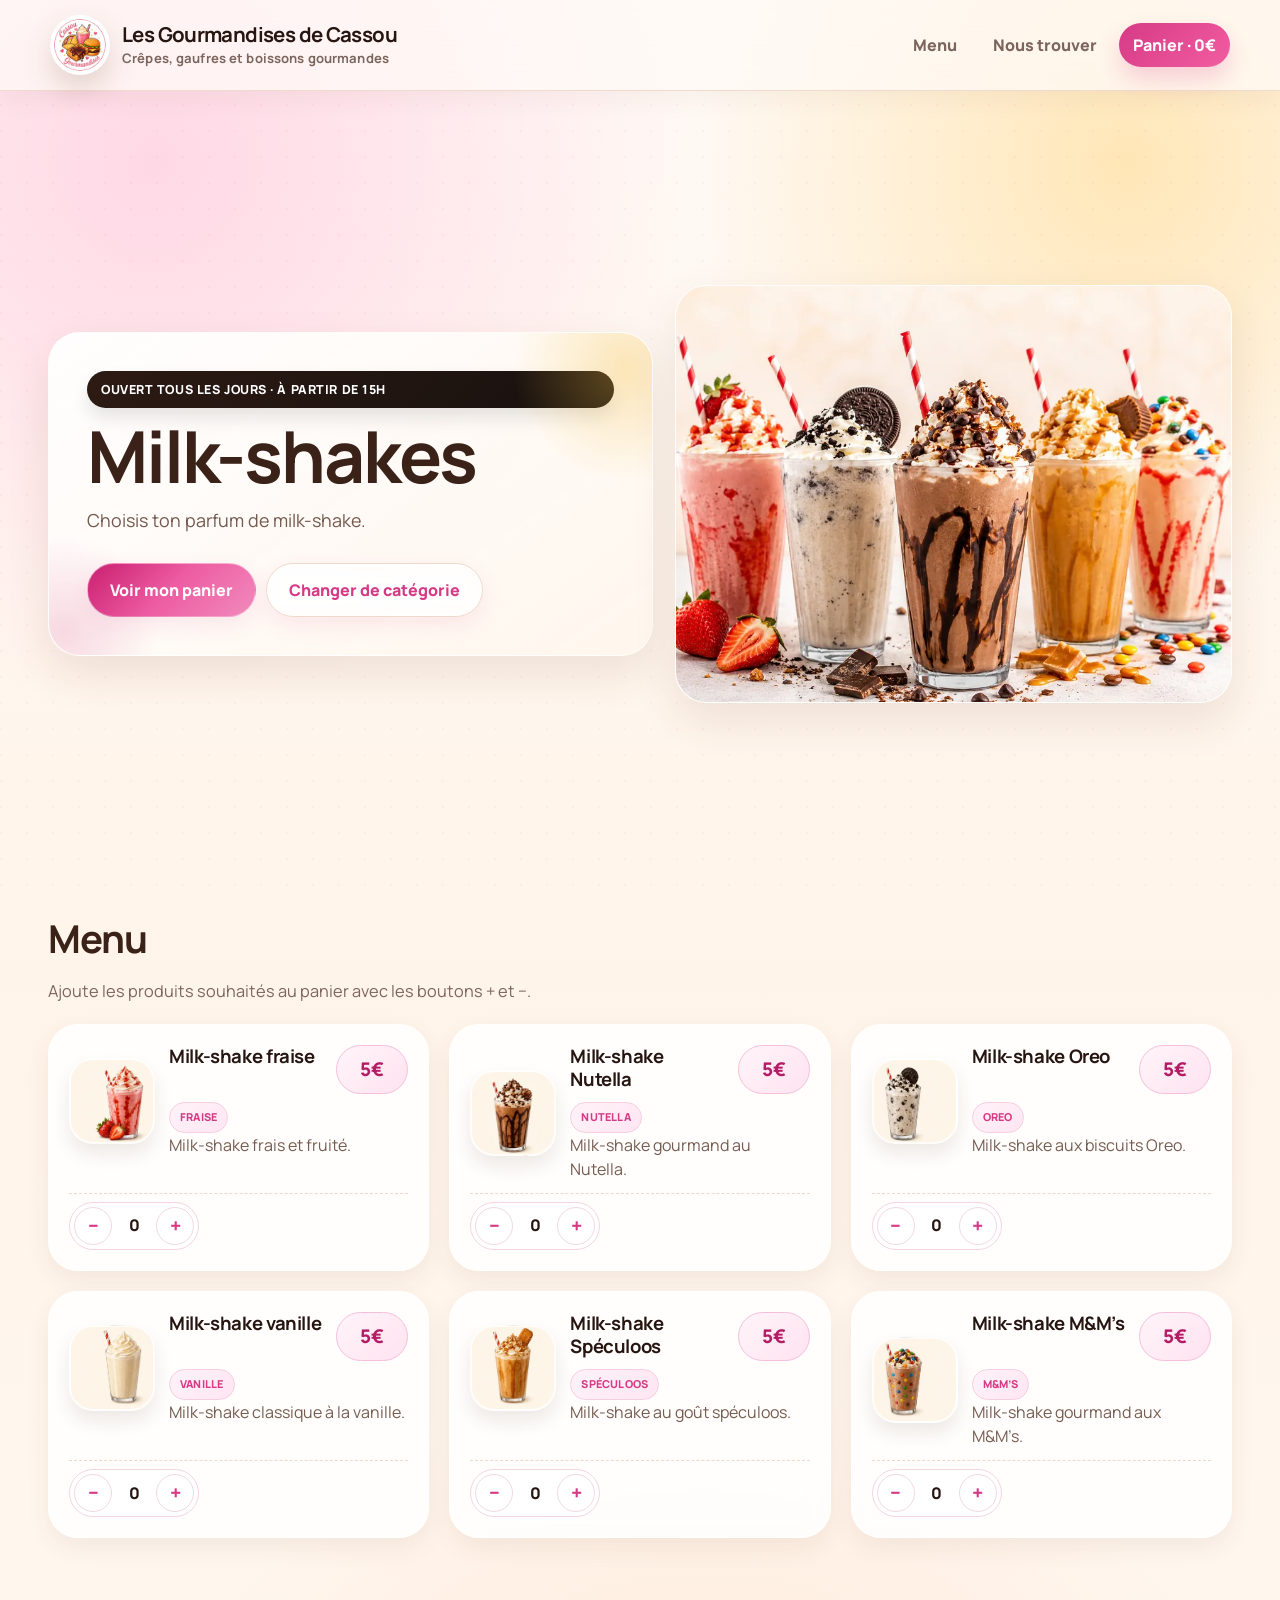
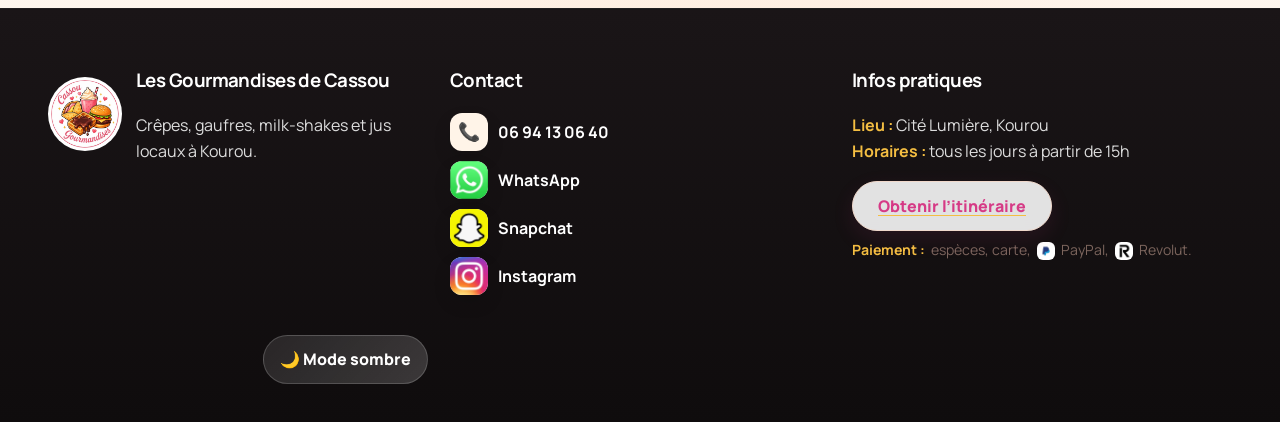
<file: milkshakes.html>
<!DOCTYPE html>

<html lang="fr">
<head>
<meta charset="utf-8"/>
<meta content="width=device-width, initial-scale=1.0" name="viewport"/>
<title>Les Gourmandises de Cassou — Milk-shakes</title>
<link href="style.css" rel="stylesheet"/>
<link crossorigin="" href="https://fonts.gstatic.com" rel="preconnect"/>
<link href="https://fonts.googleapis.com" rel="preconnect"/>
<link href="https://fonts.googleapis.com/css2?family=Manrope:wght@400;500;600;700;800&amp;display=swap" rel="stylesheet"/>
<link href="assets/images/logo-cassou.webp" rel="icon" type="image/webp"/>
</head>
<body>
<header class="header">
<div class="header-inner">
<a class="logo" href="index.html">
<img alt="Logo Les Gourmandises de Cassou" class="logo-image" decoding="async" fetchpriority="high" loading="eager" src="assets/images/logo-cassou.webp"/>
<div class="logo-text">
<strong>Les Gourmandises de Cassou</strong>
<span>Crêpes, gaufres et boissons gourmandes</span>
</div>
</a>
<nav aria-label="Navigation principale" class="desktop-nav">
<a href="index.html#categories">Menu</a>
<a href="index.html#nous-trouver">Nous trouver</a>
<a data-cart-total="" href="paiement.html">Panier · 0€</a>
</nav>
</div>
</header>
<main>
<div class="container">
<section class="hero">
<div class="hero-copy">
<span class="tag" data-opening="">Ouvert tous les jours · à partir de 15h</span>
<h1>Milk-shakes</h1>
<p class="lead">Choisis ton parfum de milk-shake.</p>
<div class="hero-actions">
<a class="btn btn-primary" href="paiement.html">Voir mon panier</a>
<a class="btn btn-soft" href="index.html#categories">Changer de catégorie</a>
</div>
</div>
<div class="hero-visual">
<img alt="Milk-shakes" decoding="async" loading="eager" src="assets/images/milkshakes.webp"/>
</div>
</section>
<section class="section">
<div class="section-head">
<div>
<h2>Menu</h2>
<p>Ajoute les produits souhaités au panier avec les boutons + et −.</p>
</div>
</div>
<div class="menu-grid" data-category-id="milkshakes" id="menuGrid"></div>
</section>
</div>
</main>
<footer>
<div class="container footer-grid">
<div>
<div class="footer-brand">
<img alt="Logo Les Gourmandises de Cassou" class="footer-logo" decoding="async" loading="lazy" src="assets/images/logo-cassou.webp"/>
<div>
<h3>Les Gourmandises de Cassou</h3>
<p>Crêpes, gaufres, milk-shakes et jus locaux à Kourou.</p>
</div>
</div>
</div>
<div>
<h3>Contact</h3>
<div class="icon-links brand-links">
<a class="icon-link brand-link" data-phone-link="" href="tel:+594694130640">
<span class="brand-icon phone-chip">📞</span>
<span data-phone-text="">06 94 13 06 40</span>
</a>
<a class="icon-link brand-link" data-whatsapp-link="" href="#" rel="noopener" target="_blank">
<span class="brand-icon"><img alt="WhatsApp" decoding="async" loading="lazy" src="assets/images/icon-whatsapp.webp"/></span>
<span>WhatsApp</span>
</a>
<a class="icon-link brand-link" data-snap-link="" href="#" rel="noopener" target="_blank">
<span class="brand-icon"><img alt="Snapchat" decoding="async" loading="lazy" src="assets/images/icon-snapchat.webp"/></span>
<span>Snapchat</span>
</a>
<a class="icon-link brand-link" data-instagram-link="" href="#" rel="noopener" target="_blank">
<span class="brand-icon"><img alt="Instagram" decoding="async" loading="lazy" src="assets/images/icon-instagram.webp"/></span>
<span>Instagram</span>
</a>
</div>
</div>
<div>
<h3>Infos pratiques</h3>
<p><b>Lieu :</b> <span data-location="">Cité Lumière, Kourou</span><br/><b>Horaires :</b> tous les jours à partir de 15h</p>
<div class="footer-quick-actions">
<a class="btn btn-soft btn-route" data-route-link="" href="#">Obtenir l’itinéraire</a>
</div>
<p class="payment-brand-note"><b>Paiement :</b> espèces, carte, <span class="pay-brand-inline"><img alt="PayPal" decoding="async" loading="lazy" src="assets/images/icon-paypal.webp"/></span> PayPal, <span class="pay-brand-inline"><img alt="Revolut" decoding="async" loading="lazy" src="assets/images/icon-revolut.webp"/></span> Revolut.</p>
</div>
<div class="theme-toggle-wrap">
<button class="theme-toggle" id="themeToggle" type="button">🌙 Mode sombre</button>
</div>
</div>
</footer>
<a class="btn btn-primary floating" data-cart-total="" href="paiement.html">Panier · 0€</a>
<nav aria-label="Navigation mobile" class="mobile-tabs">
<a class="mobile-tab" href="index.html">
<span class="mobile-tab-icon">🏠</span>
<span>Accueil</span>
</a>
<a class="mobile-tab" href="index.html#categories">
<span class="mobile-tab-icon">🍽️</span>
<span>Menu</span>
</a>
<a class="mobile-tab" data-cart-total="" href="paiement.html">
<span class="mobile-tab-icon">🛒</span>
<span>Panier · 0€</span>
</a>
<a class="mobile-tab" href="index.html#nous-trouver">
<span class="mobile-tab-icon">📍</span>
<span>Carte</span>
</a>
</nav><script src="config.js"></script>
<script src="app.js"></script>
</body>
</html>
</file>
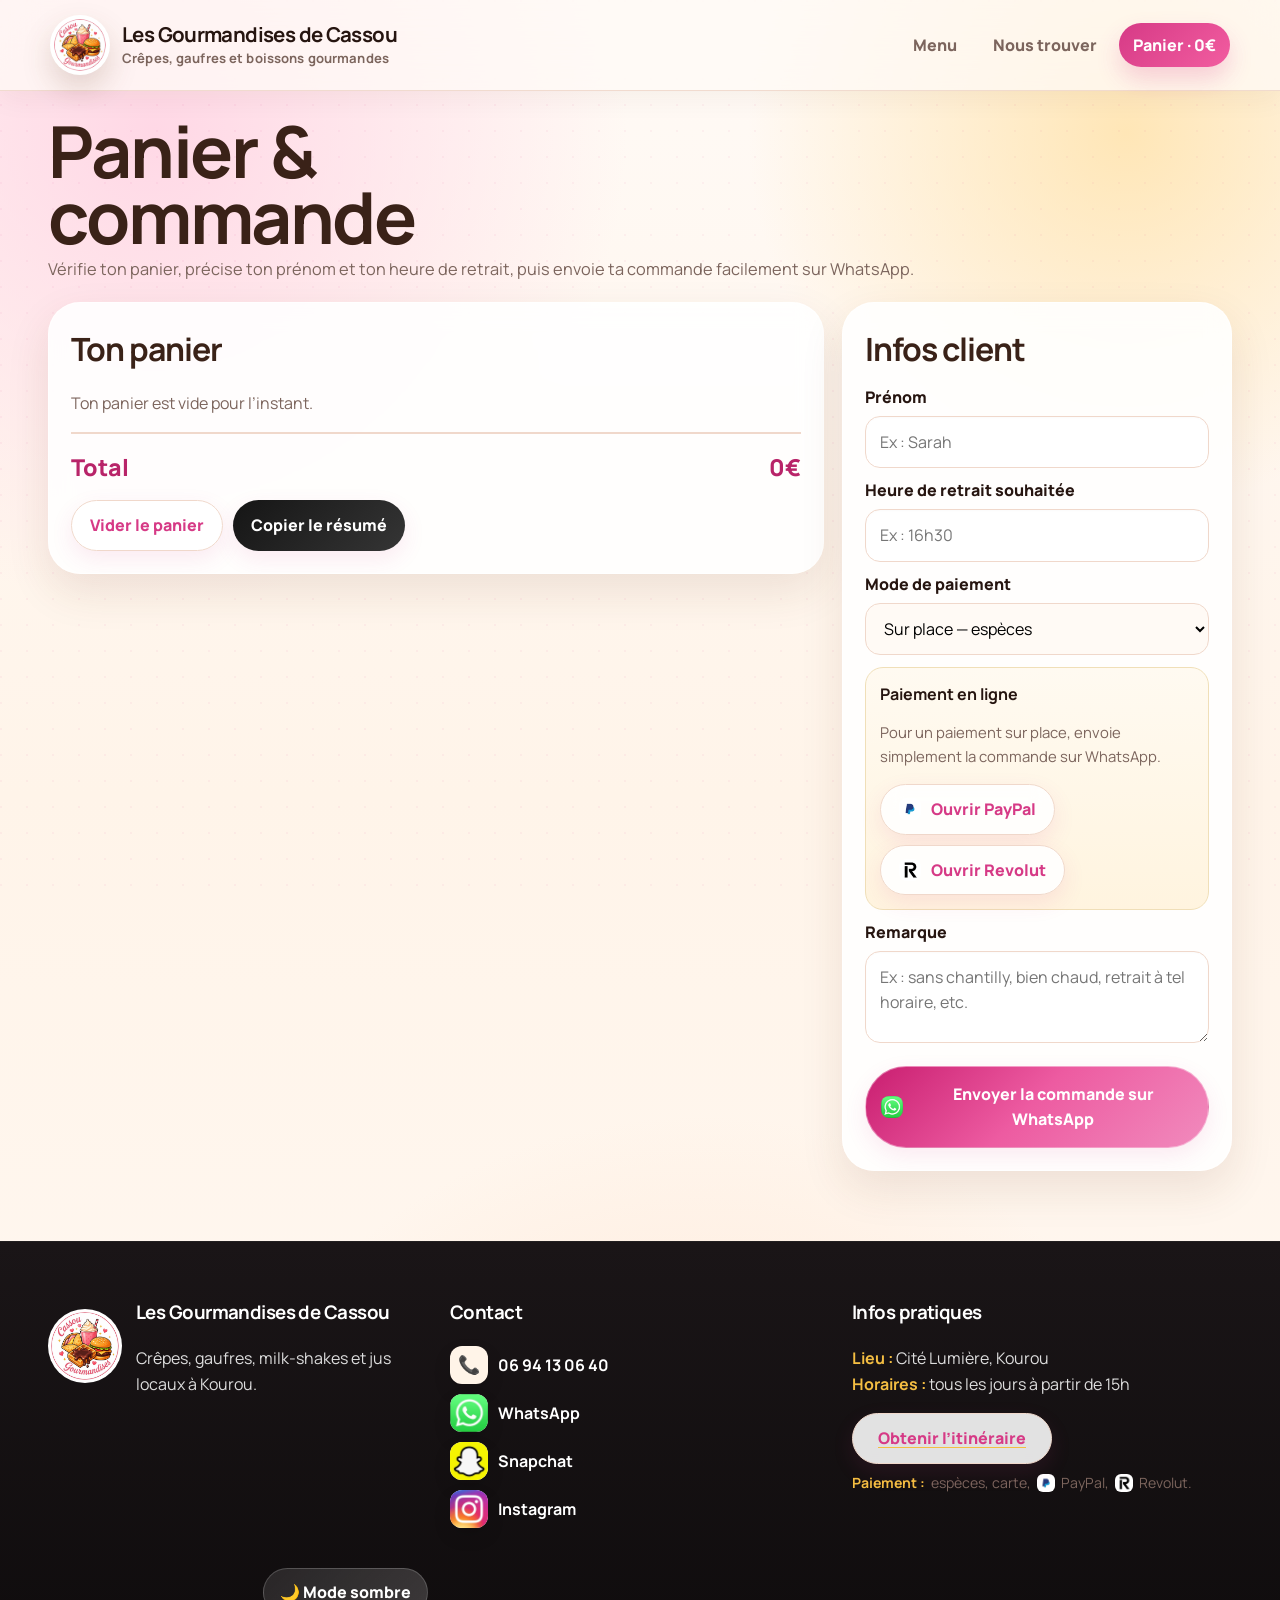
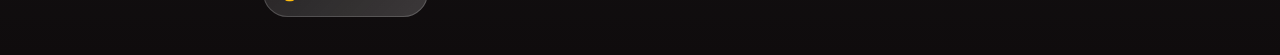
<file: paiement.html>
<!DOCTYPE html>

<html lang="fr">
<head>
<meta charset="utf-8"/>
<meta content="width=device-width, initial-scale=1.0" name="viewport"/>
<title>Les Gourmandises de Cassou — Panier &amp; commande</title>
<link href="style.css" rel="stylesheet"/>
<link crossorigin="" href="https://fonts.gstatic.com" rel="preconnect"/>
<link href="https://fonts.googleapis.com" rel="preconnect"/>
<link href="https://fonts.googleapis.com/css2?family=Manrope:wght@400;500;600;700;800&amp;display=swap" rel="stylesheet"/>
<link href="assets/images/logo-cassou.webp" rel="icon" type="image/webp"/>
</head>
<body>
<header class="header">
<div class="header-inner">
<a class="logo" href="index.html">
<img alt="Logo Les Gourmandises de Cassou" class="logo-image" decoding="async" fetchpriority="high" loading="eager" src="assets/images/logo-cassou.webp"/>
<div class="logo-text">
<strong>Les Gourmandises de Cassou</strong>
<span>Crêpes, gaufres et boissons gourmandes</span>
</div>
</a>
<nav aria-label="Navigation principale" class="desktop-nav">
<a href="index.html#categories">Menu</a>
<a href="index.html#nous-trouver">Nous trouver</a>
<a data-cart-total="" href="paiement.html">Panier · 0€</a>
</nav>
</div>
</header>
<main>
<div class="container">
<section class="section">
<div class="section-head">
<div>
<h1>Panier &amp; commande</h1>
<p>Vérifie ton panier, précise ton prénom et ton heure de retrait, puis envoie ta commande facilement sur WhatsApp.</p>
</div>
</div>
<div class="cart-layout">
<div class="card">
<h2>Ton panier</h2>
<div id="cartLines"></div>
<div class="total">
<span>Total</span>
<span id="totalPrice">0€</span>
</div>
<div style="margin-top:14px;display:flex;gap:10px;flex-wrap:wrap">
<button class="btn btn-soft" id="clearCart">Vider le panier</button>
<button class="btn btn-dark" id="copySummary">Copier le résumé</button>
</div>
</div>
<div class="card">
<h2>Infos client</h2>
<label for="name">Prénom</label>
<input id="name" placeholder="Ex : Sarah"/>
<label for="pickup">Heure de retrait souhaitée</label>
<input id="pickup" placeholder="Ex : 16h30"/>
<label for="payment">Mode de paiement</label>
<select id="payment">
<option>Sur place — espèces</option>
<option>Sur place — carte</option>
<option>PayPal</option>
<option>Revolut</option>
</select>
<div class="pay-box">
<strong>Paiement en ligne</strong>
<p class="note" id="paymentHelp">
              Si tu choisis PayPal ou Revolut, ouvre le paiement avant d’envoyer la commande sur WhatsApp.
            </p>
<div class="pay-buttons">
<button class="btn btn-soft pay-action btn-brand" id="paypalBtn" type="button"><span class="btn-icon"><img alt="Ouvrir PayPal" src="assets/images/icon-paypal.webp"/></span><span>Ouvrir PayPal</span></button>
<button class="btn btn-soft pay-action btn-brand" id="revolutBtn" type="button"><span class="btn-icon"><img alt="Ouvrir Revolut" src="assets/images/icon-revolut.webp"/></span><span>Ouvrir Revolut</span></button>
</div>
</div>
<label for="notes">Remarque</label>
<textarea id="notes" placeholder="Ex : sans chantilly, bien chaud, retrait à tel horaire, etc."></textarea>
<button class="btn btn-primary btn-brand" id="whatsappBtn" style="width:100%;margin-top:16px;padding:15px"><span class="btn-icon"><img alt="WhatsApp" src="assets/images/icon-whatsapp.webp"/></span><span>Envoyer la commande sur WhatsApp</span></button>
</div>
</div>
</section>
</div>
</main>
<footer>
<div class="container footer-grid">
<div>
<div class="footer-brand">
<img alt="Logo Les Gourmandises de Cassou" class="footer-logo" decoding="async" loading="lazy" src="assets/images/logo-cassou.webp"/>
<div>
<h3>Les Gourmandises de Cassou</h3>
<p>Crêpes, gaufres, milk-shakes et jus locaux à Kourou.</p>
</div>
</div>
</div>
<div>
<h3>Contact</h3>
<div class="icon-links brand-links">
<a class="icon-link brand-link" data-phone-link="" href="tel:+594694130640">
<span class="brand-icon phone-chip">📞</span>
<span data-phone-text="">06 94 13 06 40</span>
</a>
<a class="icon-link brand-link" data-whatsapp-link="" href="#" rel="noopener" target="_blank">
<span class="brand-icon"><img alt="WhatsApp" decoding="async" loading="lazy" src="assets/images/icon-whatsapp.webp"/></span>
<span>WhatsApp</span>
</a>
<a class="icon-link brand-link" data-snap-link="" href="#" rel="noopener" target="_blank">
<span class="brand-icon"><img alt="Snapchat" decoding="async" loading="lazy" src="assets/images/icon-snapchat.webp"/></span>
<span>Snapchat</span>
</a>
<a class="icon-link brand-link" data-instagram-link="" href="#" rel="noopener" target="_blank">
<span class="brand-icon"><img alt="Instagram" decoding="async" loading="lazy" src="assets/images/icon-instagram.webp"/></span>
<span>Instagram</span>
</a>
</div>
</div>
<div>
<h3>Infos pratiques</h3>
<p><b>Lieu :</b> <span data-location="">Cité Lumière, Kourou</span><br/><b>Horaires :</b> tous les jours à partir de 15h</p>
<div class="footer-quick-actions">
<a class="btn btn-soft btn-route" data-route-link="" href="#">Obtenir l’itinéraire</a>
</div>
<p class="payment-brand-note"><b>Paiement :</b> espèces, carte, <span class="pay-brand-inline"><img alt="PayPal" decoding="async" loading="lazy" src="assets/images/icon-paypal.webp"/></span> PayPal, <span class="pay-brand-inline"><img alt="Revolut" decoding="async" loading="lazy" src="assets/images/icon-revolut.webp"/></span> Revolut.</p>
</div>
<div class="theme-toggle-wrap">
<button class="theme-toggle" id="themeToggle" type="button">🌙 Mode sombre</button>
</div>
</div>
</footer>
<a class="btn btn-primary floating" data-cart-total="" href="paiement.html">Panier · 0€</a>
<nav aria-label="Navigation mobile" class="mobile-tabs">
<a class="mobile-tab" href="index.html">
<span class="mobile-tab-icon">🏠</span>
<span>Accueil</span>
</a>
<a class="mobile-tab" href="index.html#categories">
<span class="mobile-tab-icon">🍽️</span>
<span>Menu</span>
</a>
<a class="mobile-tab" data-cart-total="" href="paiement.html">
<span class="mobile-tab-icon">🛒</span>
<span>Panier · 0€</span>
</a>
<a class="mobile-tab" href="index.html#nous-trouver">
<span class="mobile-tab-icon">📍</span>
<span>Carte</span>
</a>
</nav><script src="config.js"></script>
<script src="app.js"></script>
</body>
</html>
</file>
<file: style.css>
@import url("https://fonts.googleapis.com/css2?family=Manrope:wght@400;500;600;700;800&display=swap");
:root{
  --bg:#fff7ef;
  --card:#ffffff;
  --text:#29160f;
  --muted:#80665a;
  --pink:#d6287d;
  --pink-dark:#a8185c;
  --gold:#f3bd3f;
  --border:#efd7c5;
  --shadow:0 18px 46px rgba(83,45,19,.13);
}
*{box-sizing:border-box}
html{scroll-behavior:smooth}
body{
  margin:0;
  font-family:Arial, Helvetica, sans-serif;
  color:var(--text);
  background:
    radial-gradient(circle at top left, rgba(255,221,235,.95), transparent 28%),
    radial-gradient(circle at bottom right, rgba(255,234,204,.95), transparent 28%),
    var(--bg);
}
a{text-decoration:none;color:inherit}
img{max-width:100%;display:block}
button,input,select,textarea{font:inherit}
.header{
  position:sticky;top:0;z-index:50;
  background:rgba(255,247,239,.92);
  backdrop-filter:blur(14px);
  border-bottom:1px solid var(--border);
}
.header-inner{
  max-width:1180px;margin:auto;padding:14px 18px;
  display:flex;justify-content:space-between;align-items:center;gap:14px;
}
.logo{
  display:flex;align-items:center;gap:12px;
}
.logo-mark{
  width:46px;height:46px;border-radius:16px;
  background:linear-gradient(135deg,var(--pink),#ff8abf);
  color:#fff;display:flex;align-items:center;justify-content:center;
  font-size:23px;box-shadow:0 12px 24px rgba(214,40,125,.24);
}
.logo-text{display:flex;flex-direction:column;line-height:1.05}
.logo-text strong{font-size:1.18rem;letter-spacing:-.04em}
.logo-text span{color:var(--muted);font-weight:800;font-size:.85rem;margin-top:4px}
.header-actions{display:flex;gap:10px;align-items:center}
.container{max-width:1180px;margin:auto;padding:0 18px}
.btn{
  border:0;border-radius:999px;padding:12px 18px;font-weight:900;cursor:pointer;
  display:inline-flex;align-items:center;justify-content:center;gap:8px;transition:.18s ease;
}
.btn:hover{transform:translateY(-1px)}
.btn-primary{background:var(--pink);color:#fff;box-shadow:0 12px 24px rgba(214,40,125,.24)}
.btn-primary:hover{background:var(--pink-dark)}
.btn-soft{background:#fff;border:1px solid var(--border);color:var(--pink)}
.btn-dark{background:#111;color:#fff}
.hero{padding:42px 0 24px;display:grid;grid-template-columns:1.05fr .95fr;gap:22px;align-items:center}
.panel,.card,.hero-copy,.hero-visual{
  background:linear-gradient(180deg,#fff 0%,#fff8f0 100%);
  border:1px solid var(--border);
  border-radius:34px;
  box-shadow:var(--shadow);
  overflow:hidden;
}
.hero-copy{padding:34px}
.hero-visual img{width:100%;height:100%;object-fit:cover}
.tag{
  display:inline-flex;background:#111;color:#fff;border-radius:999px;
  padding:9px 14px;font-weight:900;font-size:14px;margin-bottom:16px
}
h1{margin:0;font-size:clamp(2.25rem,5vw,4.75rem);letter-spacing:-.075em;line-height:.92}
h2{font-size:2rem;letter-spacing:-.045em;margin:0 0 10px}
.lead{color:var(--muted);font-size:1.07rem;line-height:1.6;margin:16px 0 0}
.hero-info{display:grid;grid-template-columns:repeat(2,minmax(0,1fr));gap:12px;margin-top:20px}
.info-chip{background:#fff;border:1px solid var(--border);border-radius:20px;padding:15px;color:var(--muted);font-weight:800}
.info-chip.map-link{color:var(--pink)}
.hero-actions{display:flex;gap:10px;flex-wrap:wrap;margin-top:22px}
.section{padding:24px 0}
.section-head{display:flex;justify-content:space-between;align-items:end;gap:14px;margin-bottom:16px}
.section-head p{margin:6px 0 0;color:var(--muted)}
.category-grid{display:grid;grid-template-columns:repeat(4,minmax(0,1fr));gap:16px}
.category-card{
  background:#fff;border:1px solid var(--border);border-radius:28px;overflow:hidden;
  box-shadow:var(--shadow);display:flex;flex-direction:column;
}
.category-card img{height:185px;width:100%;object-fit:cover}
.category-card .content{padding:17px;display:flex;flex-direction:column;gap:10px;flex:1}
.category-card h3{margin:0;font-size:1.25rem}
.category-card p{margin:0;color:var(--muted);line-height:1.5;flex:1}
.menu-grid{display:grid;grid-template-columns:repeat(3,minmax(0,1fr));gap:16px}
.item{
  background:#fff;border:1px solid var(--border);border-radius:26px;padding:18px;
  box-shadow:0 10px 24px rgba(83,45,19,.07);display:flex;flex-direction:column;gap:12px;min-height:218px
}
.row-top{display:flex;justify-content:space-between;gap:12px;align-items:flex-start}
.item h3{margin:0;font-size:1.12rem;line-height:1.25}
.price{color:var(--pink);font-size:1.35rem;font-weight:900;white-space:nowrap}
.badge{display:inline-flex;background:#fff1f7;color:var(--pink);padding:6px 10px;border-radius:999px;font-weight:900;font-size:12px;width:fit-content}
.item p{margin:0;color:var(--muted);line-height:1.5}
.controls{display:flex;justify-content:space-between;align-items:center;gap:10px;margin-top:auto}
.qty{display:flex;align-items:center;gap:8px}
.qty button{
  width:38px;height:38px;border:0;border-radius:50%;background:#fff0f6;color:var(--pink);
  font-weight:900;font-size:1.25rem;cursor:pointer
}
.qty span{min-width:24px;text-align:center;font-weight:900}
.option-group{display:grid;gap:10px}
.option-group label,label{display:block;font-weight:900;margin:10px 0 6px}
select,input,textarea{
  width:100%;background:#fffaf5;border:1px solid var(--border);border-radius:15px;
  padding:13px 14px;outline:none
}
textarea{min-height:92px;resize:vertical}
.tiny{font-size:.9rem;color:var(--muted)}
.cart-layout{display:grid;grid-template-columns:1fr 390px;gap:18px;align-items:start}
.card{padding:22px}
.cart-line{display:grid;grid-template-columns:1fr auto;gap:12px;padding:14px 0;border-bottom:1px dashed var(--border)}
.cart-line:last-child{border-bottom:0}
.cart-line small{display:block;color:var(--muted);margin-top:4px;line-height:1.4}
.line-actions{display:flex;gap:8px;flex-wrap:wrap;margin-top:8px}
.line-actions button{border:0;background:#fff1f7;color:var(--pink);padding:7px 10px;border-radius:999px;font-weight:900;cursor:pointer}
.empty,.note{color:var(--muted)}
.total{display:flex;justify-content:space-between;border-top:2px solid var(--border);margin-top:16px;padding-top:16px;font-size:1.45rem;font-weight:900}
.pay-box{margin-top:12px;padding:14px;border-radius:18px;background:#fff8ed;border:1px dashed var(--border)}
.pay-buttons{display:flex;gap:10px;flex-wrap:wrap;margin-top:12px}
.note{font-size:.93rem;line-height:1.55}
footer{margin-top:28px;background:#111;color:#fff;padding:34px 0}
.footer-grid{display:grid;grid-template-columns:repeat(3,minmax(0,1fr));gap:18px}
footer p{color:#ddd;line-height:1.6}
footer b{color:var(--gold)}
footer a{color:#fff;text-decoration:underline;text-decoration-color:var(--gold);text-underline-offset:3px}
.floating{position:fixed;right:18px;bottom:18px;z-index:70;display:none}
@media(max-width:1050px){.category-grid{grid-template-columns:repeat(2,minmax(0,1fr))}}
@media(max-width:950px){
  .hero,.cart-layout,.footer-grid{grid-template-columns:1fr}
  .menu-grid{grid-template-columns:repeat(2,minmax(0,1fr))}
  .floating{display:inline-flex}
}
@media(max-width:650px){
  .menu-grid,.category-grid{grid-template-columns:1fr}
  .hero-copy{padding:24px}
  .hero-info{grid-template-columns:1fr}
  .header-inner{align-items:flex-start}
  .logo-text strong{font-size:1rem}
  .header-actions .btn-soft{display:none}
  .section-head{flex-direction:column;align-items:flex-start}
}

body.dark-mode{
  --bg:#140d10;
  --card:#20171b;
  --text:#fff7ef;
  --muted:#d5bfb4;
  --pink:#ff5aa8;
  --pink-dark:#df3486;
  --gold:#f3bd3f;
  --border:#3a2830;
  --shadow:0 18px 46px rgba(0,0,0,.35);
  background:
    radial-gradient(circle at top left, rgba(255,90,168,.18), transparent 30%),
    radial-gradient(circle at bottom right, rgba(243,189,63,.14), transparent 30%),
    var(--bg);
}
body.dark-mode .header{
  background:rgba(20,13,16,.88);
}
body.dark-mode .hero-copy,
body.dark-mode .hero-visual,
body.dark-mode .panel,
body.dark-mode .card{
  background:linear-gradient(180deg,#21171c 0%,#1a1115 100%);
}
body.dark-mode .category-card,
body.dark-mode .item,
body.dark-mode .info-chip{
  background:#20171b;
}
body.dark-mode select,
body.dark-mode input,
body.dark-mode textarea{
  background:#170f13;
  color:var(--text);
}
body.dark-mode .btn-soft{
  background:#20171b;
}
body.dark-mode footer{
  background:#090608;
}
.theme-toggle-wrap{
  margin-top:18px;
}
.theme-toggle{
  border:1px solid rgba(255,255,255,.18);
  background:rgba(255,255,255,.08);
  color:#fff;
  border-radius:999px;
  padding:11px 16px;
  font-weight:900;
  cursor:pointer;
}
.theme-toggle:hover{
  background:rgba(255,255,255,.14);
}


.item-head{display:flex;gap:14px;align-items:flex-start}
.item-thumb{
  width:72px;height:72px;flex:0 0 72px;object-fit:cover;
  border-radius:18px;border:1px solid var(--border);background:#fff;
  box-shadow:0 8px 16px rgba(83,45,19,.08)
}
.item-main{flex:1;min-width:0}
.item-main .row-top{margin-bottom:8px}
body.dark-mode .item-thumb{background:#20171b}
@media(max-width:650px){
  .item-thumb{width:64px;height:64px;flex-basis:64px}
}


.logo-image{
  width:56px;
  height:56px;
  border-radius:50%;
  object-fit:cover;
  border:3px solid rgba(255,255,255,.65);
  box-shadow:0 12px 24px rgba(83,45,19,.18);
  background:#fff;
}
.footer-brand{
  display:flex;
  align-items:center;
  gap:14px;
}
.footer-brand .footer-logo{
  width:64px;
  height:64px;
  border-radius:50%;
  object-fit:cover;
  background:#fff;
  padding:3px;
}
.home-logo-card{
  display:flex;
  align-items:center;
  gap:14px;
  margin-top:18px;
  padding:12px 14px;
  background:#fff;
  border:1px solid var(--border);
  border-radius:20px;
  width:fit-content;
  box-shadow:0 10px 20px rgba(83,45,19,.08);
}
.home-logo-card img{
  width:60px;
  height:60px;
  border-radius:50%;
  object-fit:cover;
}
.home-logo-card strong{
  display:block;
  font-size:1rem;
}
.home-logo-card span{
  color:var(--muted);
  font-size:.92rem;
  font-weight:700;
}
body.dark-mode .home-logo-card,
body.dark-mode .logo-image,
body.dark-mode .footer-brand .footer-logo{
  border-color:var(--border);
}
@media(max-width:650px){
  .logo-image{width:48px;height:48px}
  .home-logo-card img{width:52px;height:52px}
}

.item-thumb{
  background-repeat:no-repeat;
  background-position:center;
  background-size:cover;
}
.item-thumb.is-sprite{
  display:block;
}


/* ===== V13 — amélioration visuelle générale ===== */
:root{
  --bg:#fff8f2;
  --card:#ffffff;
  --text:#261510;
  --muted:#7c655d;
  --pink:#d63a86;
  --pink-dark:#b82469;
  --gold:#f4be42;
  --gold-soft:#fff0c6;
  --border:#f0d8cb;
  --shadow:0 18px 44px rgba(101,54,29,.11);
  --shadow-soft:0 10px 24px rgba(101,54,29,.07);
}

body{
  background:
    radial-gradient(circle at top left, rgba(255,217,229,.95), transparent 24%),
    radial-gradient(circle at 88% 14%, rgba(255,239,209,.88), transparent 20%),
    radial-gradient(circle at bottom right, rgba(255,232,210,.95), transparent 26%),
    linear-gradient(180deg, #fffaf6 0%, #fff7ef 100%);
}

.header{
  border-bottom:1px solid rgba(240,216,203,.92);
  box-shadow:0 8px 26px rgba(80,46,24,.05);
}

.header-inner{
  padding:15px 20px;
}

.logo-text strong{
  font-size:1.22rem;
}

.logo-text span{
  letter-spacing:.01em;
}

.btn{
  box-shadow:0 8px 22px rgba(214,58,134,.10);
}

.btn-primary{
  background:linear-gradient(135deg, var(--pink) 0%, #f25da0 100%);
}

.btn-soft{
  background:rgba(255,255,255,.88);
  border:1px solid var(--border);
}

.btn-dark{
  background:linear-gradient(135deg, #151515 0%, #353535 100%);
}

.hero{
  padding:44px 0 28px;
}

.hero-copy,
.hero-visual,
.panel,
.card{
  border-radius:32px;
  box-shadow:var(--shadow);
}

.hero-copy{
  position:relative;
  overflow:hidden;
}

.hero-copy::before{
  content:"";
  position:absolute;
  right:-40px;
  top:-40px;
  width:170px;
  height:170px;
  border-radius:50%;
  background:radial-gradient(circle, rgba(255,207,111,.28) 0%, rgba(255,207,111,0) 70%);
  pointer-events:none;
}

.hero-copy::after{
  content:"";
  position:absolute;
  left:-25px;
  bottom:-25px;
  width:130px;
  height:130px;
  border-radius:50%;
  background:radial-gradient(circle, rgba(214,58,134,.13) 0%, rgba(214,58,134,0) 70%);
  pointer-events:none;
}

.tag{
  background:linear-gradient(135deg,#1a1a1a 0%,#383838 100%);
  box-shadow:0 10px 18px rgba(0,0,0,.10);
}

h1{
  max-width:11ch;
}

.lead{
  max-width:62ch;
  font-size:1.08rem;
}

.info-chip{
  position:relative;
  overflow:hidden;
  border-radius:18px;
  box-shadow:var(--shadow-soft);
}

.info-chip::after{
  content:"";
  position:absolute;
  inset:0;
  background:linear-gradient(135deg, rgba(255,255,255,.2), transparent 48%);
  pointer-events:none;
}

.section{
  padding:28px 0;
}

.section-head h2{
  font-size:2.15rem;
}

.category-card,
.item{
  transition:transform .18s ease, box-shadow .18s ease, border-color .18s ease;
}

.category-card:hover,
.item:hover{
  transform:translateY(-4px);
  box-shadow:0 18px 34px rgba(101,54,29,.13);
  border-color:#e7c2af;
}

.category-card img{
  height:200px;
}

.category-card .content{
  padding:18px 18px 20px;
}

.category-card h3{
  font-size:1.3rem;
}

.category-card .btn{
  width:100%;
}

.item{
  min-height:238px;
  border-radius:24px;
  box-shadow:var(--shadow-soft);
  background:linear-gradient(180deg, #fff 0%, #fff9f4 100%);
}

.item-head{
  align-items:center;
}

.item-thumb{
  width:78px;
  height:78px;
  flex:0 0 78px;
  border-radius:20px;
  box-shadow:0 10px 18px rgba(80,46,24,.10);
}

.item h3{
  font-size:1.08rem;
}

.price{
  display:inline-flex;
  align-items:center;
  justify-content:center;
  min-width:72px;
  padding:9px 12px;
  border-radius:999px;
  background:#fff2f8;
  border:1px solid #f7cae0;
  font-size:1.18rem;
}

.badge{
  background:linear-gradient(135deg,#fff2f8 0%,#ffe6f2 100%);
  border:1px solid #f6cee0;
  letter-spacing:.02em;
}

.controls{
  padding-top:8px;
  border-top:1px dashed var(--border);
}

.qty{
  background:#fff4f9;
  border:1px solid #f4d4e3;
  border-radius:999px;
  padding:4px;
}

.qty button{
  background:#fff;
  border:1px solid #f0d9e5;
  box-shadow:none;
}

.qty span{
  min-width:28px;
}

.option-group select,
input,
textarea{
  background:#fff;
  box-shadow:inset 0 1px 2px rgba(0,0,0,.02);
}

.cart-line{
  padding:16px 0;
}

.total{
  color:var(--pink-dark);
}

.pay-box{
  background:linear-gradient(180deg,#fffaf1 0%,#fff4df 100%);
  border:1px solid #f0dfb8;
}

.note,
.empty,
.tiny{
  line-height:1.6;
}

.home-logo-card{
  box-shadow:var(--shadow-soft);
}

footer{
  background:linear-gradient(180deg, #1a1517 0%, #0f0c0d 100%);
  margin-top:42px;
  padding:38px 0;
}

.footer-grid{
  gap:22px;
}

.theme-toggle{
  background:linear-gradient(135deg, rgba(255,255,255,.10) 0%, rgba(255,255,255,.18) 100%);
}

.floating{
  box-shadow:0 18px 28px rgba(214,58,134,.25);
}

body.dark-mode{
  --bg:#120c0e;
  --card:#21161a;
  --text:#fff7f0;
  --muted:#d6beb5;
  --pink:#ff61ad;
  --pink-dark:#de3f8b;
  --gold:#f4be42;
  --border:#39262d;
  --shadow:0 18px 42px rgba(0,0,0,.35);
  --shadow-soft:0 10px 26px rgba(0,0,0,.24);
  background:
    radial-gradient(circle at top left, rgba(255,97,173,.18), transparent 26%),
    radial-gradient(circle at 88% 14%, rgba(244,190,66,.10), transparent 22%),
    radial-gradient(circle at bottom right, rgba(255,186,120,.09), transparent 24%),
    linear-gradient(180deg, #130d0f 0%, #1a1115 100%);
}

body.dark-mode .header{
  background:rgba(19,13,15,.92);
  border-bottom:1px solid rgba(57,38,45,.95);
}

body.dark-mode .hero-copy,
body.dark-mode .hero-visual,
body.dark-mode .panel,
body.dark-mode .card,
body.dark-mode .item,
body.dark-mode .category-card,
body.dark-mode .info-chip,
body.dark-mode .home-logo-card{
  background:linear-gradient(180deg,#24181d 0%,#1a1115 100%);
}

body.dark-mode .btn-soft,
body.dark-mode .qty,
body.dark-mode .price,
body.dark-mode .badge{
  background:#2a1b21;
  border-color:#4a323c;
}

body.dark-mode .price{
  color:#ff82be;
}

body.dark-mode .pay-box{
  background:linear-gradient(180deg,#2b2116 0%,#21180f 100%);
  border-color:#52412a;
}

body.dark-mode input,
body.dark-mode textarea,
body.dark-mode select{
  background:#170f13;
  color:var(--text);
  border-color:var(--border);
}

body.dark-mode .item-thumb,
body.dark-mode .logo-image,
body.dark-mode .footer-logo,
body.dark-mode .home-logo-card img{
  box-shadow:0 10px 20px rgba(0,0,0,.25);
}

@media(max-width:950px){
  .hero{padding-top:30px}
  .hero-copy,.hero-visual,.card{border-radius:28px}
}

@media(max-width:650px){
  h1{max-width:none}
  .item-thumb{width:70px;height:70px;flex-basis:70px}
  .price{min-width:64px;padding:8px 10px;font-size:1.08rem}
  .category-card .btn{width:100%}
}


/* ===== V14 — direction artistique plus premium / marque ===== */

:root{
  --cream:#fffaf4;
  --cream-2:#fff1df;
  --rose-soft:#ffe7f1;
  --brown:#3a2218;
  --brown-soft:#7b594a;
  --premium-line:rgba(255,255,255,.62);
}

body{
  background:
    radial-gradient(circle at 12% 8%, rgba(255,214,229,.95), transparent 25%),
    radial-gradient(circle at 88% 8%, rgba(255,226,169,.82), transparent 20%),
    radial-gradient(circle at 55% 100%, rgba(255,217,191,.72), transparent 30%),
    linear-gradient(180deg, #fffaf6 0%, #fff4e9 48%, #fff8f2 100%);
}

/* léger motif premium */
body::before{
  content:"";
  position:fixed;
  inset:0;
  pointer-events:none;
  z-index:-1;
  opacity:.28;
  background-image:
    radial-gradient(circle at 1px 1px, rgba(214,58,134,.18) 1px, transparent 0);
  background-size:26px 26px;
}

.header{
  background:rgba(255,250,246,.76);
  backdrop-filter:blur(18px);
}

.header-inner{
  max-width:1220px;
}

.logo-image{
  width:60px;
  height:60px;
  border:4px solid rgba(255,255,255,.85);
  box-shadow:0 14px 30px rgba(101,54,29,.18);
}

.logo-text strong{
  font-size:1.28rem;
}

.logo-text span{
  color:var(--brown-soft);
}

.header-actions .btn{
  padding:11px 17px;
}

.container{
  max-width:1220px;
}

.hero{
  min-height:calc(100vh - 110px);
  align-items:center;
}

.hero-copy{
  padding:42px;
  border:1px solid rgba(255,255,255,.68);
  background:
    linear-gradient(145deg, rgba(255,255,255,.94) 0%, rgba(255,246,237,.92) 100%);
}

.hero-copy::before{
  width:230px;
  height:230px;
  right:-90px;
  top:-80px;
  background:radial-gradient(circle, rgba(244,190,66,.35) 0%, rgba(244,190,66,0) 70%);
}

.hero-copy::after{
  width:190px;
  height:190px;
  left:-80px;
  bottom:-70px;
  background:radial-gradient(circle, rgba(214,58,134,.18) 0%, rgba(214,58,134,0) 70%);
}

.hero-visual{
  border:1px solid rgba(255,255,255,.72);
  transform:rotate(1deg);
}

.hero-visual img{
  transform:scale(1.02);
}

.tag{
  text-transform:uppercase;
  letter-spacing:.045em;
  font-size:.78rem;
  background:linear-gradient(135deg, #2d1a13 0%, #17110f 100%);
}

h1{
  font-size:clamp(2.65rem, 5.6vw, 5.45rem);
  color:var(--brown);
  text-wrap:balance;
}

h2{
  color:var(--brown);
}

.lead{
  color:#73584d;
  font-size:1.12rem;
}

.home-logo-card{
  background:rgba(255,255,255,.78);
  backdrop-filter:blur(10px);
  border:1px solid rgba(255,255,255,.72);
}

.hero-info{
  grid-template-columns:repeat(4,minmax(0,1fr));
}

.info-chip{
  background:rgba(255,255,255,.76);
  backdrop-filter:blur(12px);
  min-height:76px;
  display:flex;
  align-items:center;
}

.hero-actions .btn{
  padding:14px 22px;
}

.btn-primary{
  background:
    linear-gradient(135deg, #c91e70 0%, #ed5ba1 48%, #f18bbd 100%);
  border:1px solid rgba(255,255,255,.38);
}

.btn-primary:hover{
  filter:saturate(1.05);
  box-shadow:0 18px 32px rgba(214,58,134,.28);
}

.btn-soft{
  backdrop-filter:blur(10px);
}

.section-head{
  margin-bottom:20px;
}

.section-head h2{
  font-size:clamp(2.1rem, 3vw, 2.65rem);
}

.section-head p{
  font-size:1.02rem;
}

.category-grid{
  gap:20px;
}

.category-card{
  border-radius:32px;
  border:1px solid rgba(255,255,255,.75);
  background:rgba(255,255,255,.82);
  backdrop-filter:blur(10px);
  overflow:hidden;
}

.category-card img{
  height:220px;
  transition:transform .28s ease;
}

.category-card:hover img{
  transform:scale(1.055);
}

.category-card .content{
  padding:20px;
}

.category-card h3{
  font-size:1.42rem;
  letter-spacing:-.03em;
}

.category-card p{
  color:#775b50;
}

.menu-grid{
  gap:20px;
}

.item{
  border-radius:30px;
  padding:20px;
  background:rgba(255,255,255,.86);
  backdrop-filter:blur(10px);
  border:1px solid rgba(255,255,255,.75);
}

.item:hover{
  transform:translateY(-5px) scale(1.006);
}

.item-thumb{
  width:86px;
  height:86px;
  flex-basis:86px;
  border-radius:24px;
  border:2px solid rgba(255,255,255,.78);
}

.item h3{
  font-size:1.16rem;
  letter-spacing:-.02em;
}

.item p{
  color:#765b50;
}

.price{
  background:linear-gradient(135deg,#fff4f9 0%,#ffe3f0 100%);
  border-color:#f5bed9;
  color:#b41d66;
}

.badge{
  text-transform:uppercase;
  font-size:.68rem;
}

.qty{
  background:#fff;
}

.qty button{
  transition:.16s ease;
}

.qty button:hover{
  background:#ffe7f1;
  transform:scale(1.06);
}

.card{
  background:rgba(255,255,255,.88);
  backdrop-filter:blur(12px);
  border:1px solid rgba(255,255,255,.72);
}

.cart-line{
  border-bottom-color:rgba(214,58,134,.18);
}

.line-actions button{
  transition:.16s ease;
}

.line-actions button:hover{
  transform:translateY(-1px);
  background:#ffe7f1;
}

input:focus,
textarea:focus,
select:focus{
  border-color:#e65a9b;
  box-shadow:0 0 0 4px rgba(214,58,134,.12);
}

footer{
  border-top:1px solid rgba(255,255,255,.08);
}

.footer-brand .footer-logo{
  width:74px;
  height:74px;
}

.theme-toggle{
  transition:.18s ease;
}

.theme-toggle:hover{
  transform:translateY(-1px);
}

/* micro-animations légères */
@keyframes fadeUpCassou{
  from{opacity:0; transform:translateY(12px)}
  to{opacity:1; transform:translateY(0)}
}

.hero-copy,
.hero-visual,
.category-card,
.item,
.card{
  animation:fadeUpCassou .42s ease both;
}

.category-card:nth-child(2),
.item:nth-child(2){animation-delay:.04s}
.category-card:nth-child(3),
.item:nth-child(3){animation-delay:.08s}
.category-card:nth-child(4),
.item:nth-child(4){animation-delay:.12s}

/* Dark premium */
body.dark-mode{
  background:
    radial-gradient(circle at 12% 8%, rgba(255,97,173,.18), transparent 26%),
    radial-gradient(circle at 88% 8%, rgba(244,190,66,.12), transparent 20%),
    radial-gradient(circle at 50% 100%, rgba(255,174,125,.08), transparent 32%),
    linear-gradient(180deg, #100b0d 0%, #1b1115 50%, #120d0f 100%);
}

body.dark-mode::before{
  opacity:.16;
  background-image:
    radial-gradient(circle at 1px 1px, rgba(255,255,255,.16) 1px, transparent 0);
}

body.dark-mode h1,
body.dark-mode h2{
  color:#fff7ef;
}

body.dark-mode .lead,
body.dark-mode .category-card p,
body.dark-mode .item p{
  color:#d8c0b7;
}

body.dark-mode .hero-copy,
body.dark-mode .category-card,
body.dark-mode .item,
body.dark-mode .card,
body.dark-mode .info-chip,
body.dark-mode .home-logo-card{
  background:rgba(34,22,27,.82);
  border-color:rgba(255,255,255,.08);
}

body.dark-mode .hero-visual{
  border-color:rgba(255,255,255,.08);
}

body.dark-mode .price{
  background:linear-gradient(135deg,#321924 0%,#432332 100%);
  color:#ff8dc5;
  border-color:#5f3249;
}

body.dark-mode .qty{
  background:#1b1115;
}

body.dark-mode .qty button{
  background:#2a1a20;
}

body.dark-mode .qty button:hover{
  background:#3a2430;
}

@media(max-width:1050px){
  .hero-info{
    grid-template-columns:repeat(2,minmax(0,1fr));
  }
  .hero{
    min-height:auto;
  }
}

@media(max-width:650px){
  .hero-copy{
    padding:28px;
  }
  .hero-info{
    grid-template-columns:1fr;
  }
  .hero-visual{
    transform:none;
  }
  .category-card img{
    height:210px;
  }
  .item-thumb{
    width:78px;
    height:78px;
    flex-basis:78px;
  }
}


.icon-links{display:flex;flex-direction:column;gap:10px;margin-top:8px}
.icon-link{display:inline-flex;align-items:center;gap:10px;color:#fff;text-decoration:none;font-weight:700}
.icon-link:hover{opacity:.92;text-decoration:none}
.icon-badge{width:36px;height:36px;display:inline-flex;align-items:center;justify-content:center;border-radius:12px;flex:0 0 36px}
.icon-badge svg{width:20px;height:20px;display:block}
.icon-badge.phone{background:#fff2e5;color:#111}
.icon-badge.snapchat{background:#FFFC00;color:#111}
.icon-badge.instagram{background:linear-gradient(135deg,#feda75 0%, #fa7e1e 25%, #d62976 50%, #962fbf 75%, #4f5bd5 100%);color:#fff}
.pay-action{display:inline-flex;align-items:center;gap:10px}
.pay-icon{width:20px;height:20px;display:inline-flex;align-items:center;justify-content:center}
.pay-icon svg{width:20px;height:20px;display:block}
.pay-icon.paypal{color:#003087}
.pay-icon.revolut{color:#111}
.payment-brand-note{margin-top:8px;font-size:.88rem;color:var(--muted)}


/* ===== V17 — expérience client, contacts de marque, carte et responsive ===== */
body{font-family:"Manrope",system-ui,-apple-system,BlinkMacSystemFont,"Segoe UI",sans-serif;line-height:1.55}
h1,h2,h3,.logo-text strong{letter-spacing:-0.03em}
.logo-text{gap:2px}
.logo-text span{font-weight:700;font-size:.82rem;color:var(--muted)}
.header-actions .btn{white-space:nowrap}
.home-logo-card{display:flex;align-items:center;gap:14px;background:linear-gradient(180deg,#fff 0%,#fffaf5 100%);padding:14px 16px;border:1px solid var(--border);border-radius:22px;box-shadow:var(--shadow-soft)}
.home-logo-card img{width:62px;height:62px;border-radius:50%;object-fit:cover;border:3px solid #fff;box-shadow:0 10px 22px rgba(83,45,19,.10)}
.home-logo-card strong{font-size:1rem}
.home-logo-card span{color:var(--muted);font-size:.93rem;font-weight:600}
.hero-info{display:flex;flex-wrap:wrap;gap:12px}
.info-chip-link{color:inherit}
.info-chip-link:hover{text-decoration:none;transform:translateY(-1px)}
.quick-cards{display:grid;grid-template-columns:minmax(0,1fr);gap:18px}
.quick-card{padding:24px}
.category-grid .category-card:last-child{grid-column:span 2}
.map-section{padding-top:14px}
.map-layout{display:grid;grid-template-columns:1.2fr .8fr;gap:22px;align-items:stretch}
.map-card,.map-info-card{border-radius:28px;overflow:hidden;box-shadow:var(--shadow)}
.map-card{background:#fff;border:1px solid var(--border);min-height:360px}
.map-frame{width:100%;height:100%;min-height:360px;border:0;display:block}
.map-info-card{display:flex;flex-direction:column;justify-content:center;padding:26px;background:linear-gradient(180deg,#fff 0%,#fff8f2 100%)}
.map-info-card h3{margin:10px 0 8px;font-size:1.55rem}
.map-actions{display:flex;flex-wrap:wrap;gap:12px;margin-top:18px}
.tag.small{display:inline-flex;align-self:flex-start;padding:8px 12px;font-size:.86rem}
.brand-links{display:flex;flex-direction:column;gap:10px}
.brand-link{display:flex;align-items:center;gap:10px;font-weight:700;color:#fff}
.brand-icon{width:38px;height:38px;border-radius:12px;background:#fff;display:inline-flex;align-items:center;justify-content:center;overflow:hidden;box-shadow:0 8px 18px rgba(0,0,0,.12);flex:0 0 38px}
.brand-icon img{width:100%;height:100%;object-fit:cover;display:block}
.phone-chip{font-size:18px;background:#fff4e8}
.footer-quick-actions{display:flex;flex-wrap:wrap;gap:10px;margin:14px 0 8px}
.btn-route{min-width:200px}
.btn-icon{width:22px;height:22px;display:inline-flex;align-items:center;justify-content:center;overflow:hidden;border-radius:8px;background:#fff;flex:0 0 22px}
.btn-icon img{width:100%;height:100%;object-fit:cover;display:block}
.btn-brand{gap:10px}
.payment-brand-note{display:flex;flex-wrap:wrap;gap:6px;align-items:center}
.pay-brand-inline{width:18px;height:18px;border-radius:6px;overflow:hidden;display:inline-flex;align-items:center;justify-content:center;background:#fff;vertical-align:middle}
.pay-brand-inline img{width:100%;height:100%;object-fit:cover;display:block}
footer .footer-grid{align-items:start}
footer .theme-toggle-wrap{justify-self:end;align-self:center}
body.dark-mode .brand-icon,body.dark-mode .btn-icon,body.dark-mode .pay-brand-inline{background:#fff}
body.dark-mode .home-logo-card,body.dark-mode .map-card,body.dark-mode .map-info-card{background:linear-gradient(180deg,#1d1614 0%,#251c19 100%)}
@media(max-width:1050px){
  .category-grid .category-card:last-child{grid-column:auto}
  .map-layout{grid-template-columns:1fr}
}
@media(max-width:900px){
  .header-inner{padding:12px 16px;flex-wrap:wrap}
  .header-actions{width:100%;justify-content:flex-end}
}
@media(max-width:700px){
  .hero-copy,.hero-visual,.card,.panel,.map-card,.map-info-card{border-radius:24px}
  .home-logo-card{padding:12px 14px}
  .map-frame{min-height:300px}
}
@media(max-width:650px){
  .header-inner{gap:10px}
  .logo{width:100%}
  .header-actions{justify-content:space-between;width:100%}
  .header-actions .btn{flex:1}
  .hero{padding-top:24px}
  h1{max-width:none;font-size:2.1rem}
  .hero-info{display:grid;grid-template-columns:1fr;gap:10px}
  .map-actions .btn,.btn-route{width:100%}
  footer .theme-toggle-wrap{justify-self:stretch}
}


/* ===== V18 — mobile premium et navigation responsive ===== */
.desktop-nav{
  display:flex;
  align-items:center;
  gap:8px;
  margin-left:auto;
}
.desktop-nav a{
  padding:10px 14px;
  border-radius:999px;
  font-weight:800;
  color:var(--muted);
  transition:.18s ease;
}
.desktop-nav a:hover{
  background:#fff;
  color:var(--pink);
  transform:translateY(-1px);
}
.desktop-nav a[data-cart-total]{
  background:linear-gradient(135deg, var(--pink) 0%, #f25da0 100%);
  color:#fff;
  box-shadow:0 12px 24px rgba(214,40,125,.20);
}
body.dark-mode .desktop-nav a:hover{
  background:#20171b;
}
.mobile-tabs{
  display:none;
}
@media(max-width:760px){
  body{
    padding-bottom:86px;
  }
  .header{
    transition:transform .28s ease, opacity .22s ease, background .22s ease, box-shadow .22s ease;
  }
  body.mobile-scrolled .header{
    transform:translateY(-105%);
    opacity:0;
    pointer-events:none;
  }
  .desktop-nav{
    display:none;
  }
  .header-inner{
    flex-wrap:nowrap;
    padding:10px 14px;
  }
  .logo{
    min-width:0;
  }
  .logo-image{
    width:46px;
    height:46px;
    flex:0 0 46px;
  }
  .logo-text strong{
    font-size:1rem;
    white-space:nowrap;
    overflow:hidden;
    text-overflow:ellipsis;
    max-width:230px;
  }
  .logo-text span{
    font-size:.76rem;
    white-space:nowrap;
    overflow:hidden;
    text-overflow:ellipsis;
    max-width:230px;
  }
  .mobile-tabs{
    position:fixed;
    left:12px;
    right:12px;
    bottom:12px;
    z-index:120;
    display:grid;
    grid-template-columns:repeat(4,1fr);
    gap:6px;
    padding:8px;
    border-radius:24px;
    background:rgba(255,255,255,.86);
    border:1px solid rgba(240,216,203,.92);
    box-shadow:0 18px 46px rgba(75,39,18,.20);
    backdrop-filter:blur(18px);
    -webkit-backdrop-filter:blur(18px);
  }
  .mobile-tab{
    min-width:0;
    display:flex;
    flex-direction:column;
    align-items:center;
    justify-content:center;
    gap:3px;
    min-height:54px;
    border-radius:18px;
    color:var(--muted);
    font-size:.72rem;
    font-weight:850;
    line-height:1.1;
    transition:.18s ease;
  }
  .mobile-tab-icon{
    font-size:1.12rem;
    line-height:1;
  }
  .mobile-tab.is-active,
  .mobile-tab:hover{
    background:linear-gradient(135deg, var(--pink) 0%, #f25da0 100%);
    color:#fff;
    box-shadow:0 10px 22px rgba(214,58,134,.18);
  }
  .floating{
    display:none !important;
  }
  .hero{
    padding-top:22px;
    gap:16px;
  }
  .hero-copy{
    padding:24px;
  }
  .hero-actions .btn{
    width:100%;
  }
  .category-card{
    border-radius:26px;
  }
  .category-card img{
    height:190px;
  }
  .category-card .content{
    padding:16px;
  }
  .menu-grid{
    gap:14px;
  }
  .item{
    min-height:auto;
    padding:16px;
  }
  .cart-layout{
    gap:14px;
  }
  .pay-buttons .btn,
  #whatsappBtn{
    min-height:52px;
  }
  .line-actions button{
    min-height:38px;
  }
  footer{
    padding-bottom:112px;
  }
}
@media(min-width:761px) and (max-width:1100px){
  .desktop-nav a{
    padding:9px 11px;
    font-size:.92rem;
  }
  .logo-text strong{
    font-size:1.05rem;
  }
}


/* ===== V19 — accueil simplifié ===== */
.hero-copy{
  display:flex;
  flex-direction:column;
}
.hero-copy .lead{
  margin-bottom:6px;
}
.hero-info{
  margin-top:18px;
}
.hero-info .info-chip{
  min-height:58px;
  display:flex;
  align-items:center;
  font-size:.95rem;
}
@media(min-width:951px){
  .hero{
    grid-template-columns:1fr .92fr;
  }
  .hero-copy{
    padding:38px;
  }
}
@media(max-width:760px){
  .hero{
    padding-top:18px;
  }
  .hero-copy{
    padding:26px 24px;
  }
  .hero-copy .tag{
    width:fit-content;
    margin-bottom:14px;
    font-size:.72rem;
    letter-spacing:.02em;
  }
  .hero-copy h1{
    font-size:clamp(2.35rem, 12vw, 3.75rem);
    line-height:.94;
    margin-bottom:14px;
  }
  .hero-copy .lead{
    font-size:.98rem;
    line-height:1.62;
    margin-top:0;
  }
  .hero-info{
    margin-top:18px;
    gap:9px;
  }
  .hero-info .info-chip{
    min-height:52px;
    padding:13px 14px;
    border-radius:16px;
    font-size:.9rem;
  }
  #categories{
    padding-top:18px;
  }
}
@media(max-width:430px){
  .hero-copy h1{
    font-size:3rem;
  }
  .hero-info .info-chip{
    width:100%;
  }
}
</file>
